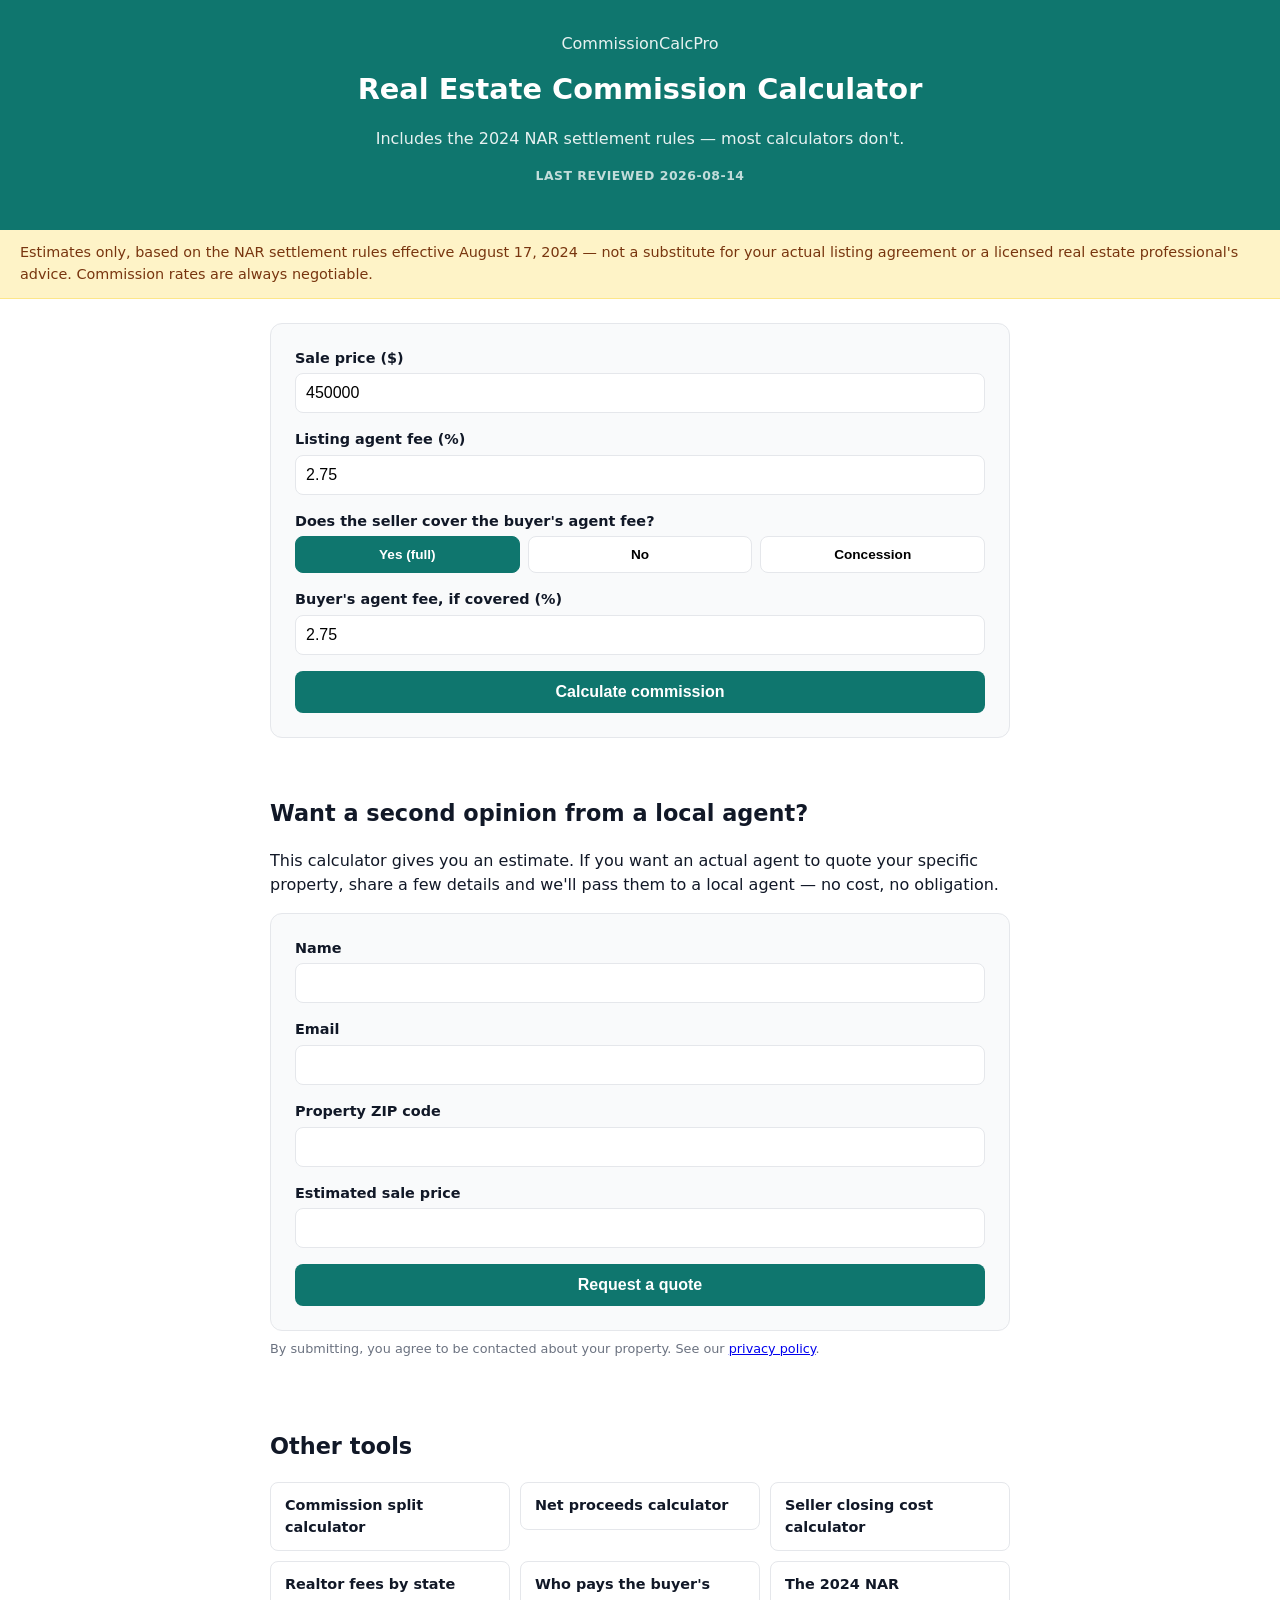
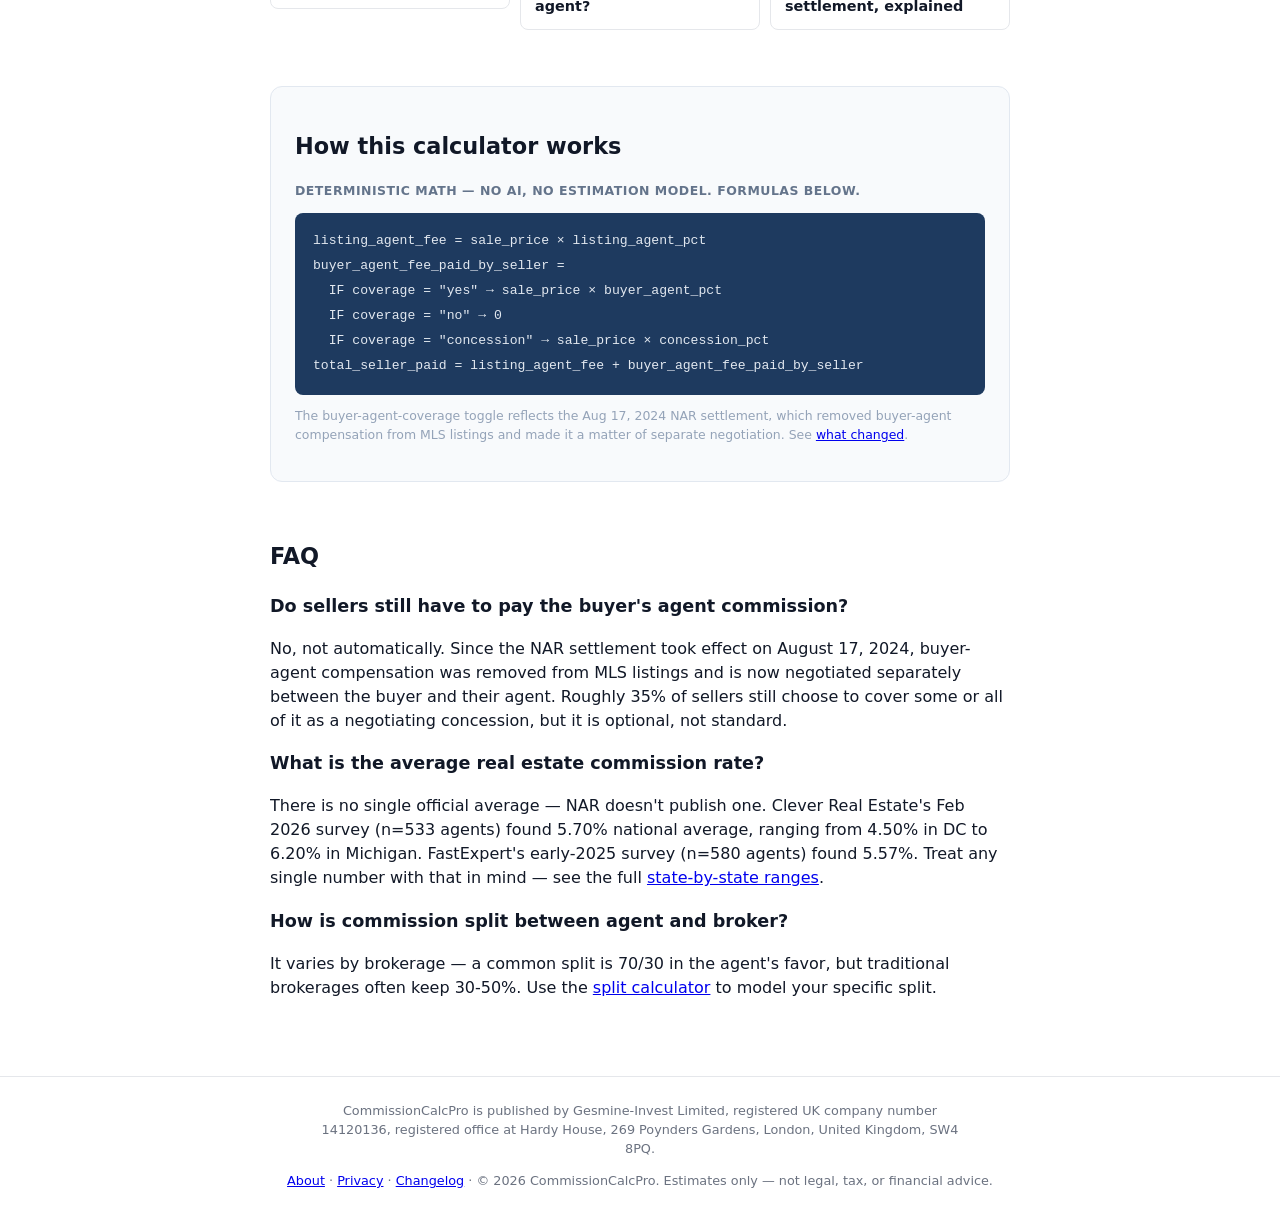
<file: index.html>
<!doctype html>
<html lang="en">
<head>
<meta charset="utf-8">
<meta name="viewport" content="width=device-width, initial-scale=1">
<title>Real Estate Commission Calculator — Includes the 2024 NAR Settlement Rules</title>
<meta name="description" content="Free real estate commission calculator that accounts for the 2024 NAR settlement — toggle whether the seller covers the buyer's agent fee. See your total, split, and net proceeds instantly.">
<meta name="keywords" content="real estate commission calculator, realtor fee calculator, commission split calculator, buyer agent commission, NAR settlement calculator">
<link rel="canonical" href="https://commissioncalcpro.com/">
<meta property="og:title" content="Real Estate Commission Calculator — 2024 NAR Settlement Rules Included">
<meta property="og:description" content="Most commission calculators still assume the old rules. This one accounts for the Aug 2024 NAR settlement — toggle whether the seller covers the buyer's agent.">
<meta property="og:type" content="website">
<meta property="og:url" content="https://commissioncalcpro.com/">
<meta name="twitter:card" content="summary_large_image">
<meta name="google-site-verification" content="Zy97BXFfloEJYL3fbclF9Rp-NLbyUuzG5FKGp2-DbgE" />
<link rel="icon" href="/favicon.svg" type="image/svg+xml">
<link rel="icon" href="/favicon.png" type="image/png">
<link rel="stylesheet" href="/assets/styles.css">
<script type="application/ld+json">
{
  "@context": "https://schema.org",
  "@graph": [
    {
      "@type": "WebApplication",
      "name": "Real Estate Commission Calculator",
      "description": "Calculates real estate commission, agent/broker split, and net seller proceeds, accounting for the 2024 NAR settlement rules on buyer-agent compensation.",
      "applicationCategory": "FinanceApplication",
      "operatingSystem": "Any",
      "offers": { "@type": "Offer", "price": "0", "priceCurrency": "USD" },
      "dateModified": "2026-08-14",
      "version": "2026-08-v1",
      "author": { "@type": "Organization", "name": "Gesmine-Invest Limited", "legalName": "Gesmine-Invest Limited", "url": "https://commissioncalcpro.com", "identifier": { "@type": "PropertyValue", "propertyID": "UK Company Number", "value": "14120136" }, "address": { "@type": "PostalAddress", "streetAddress": "Hardy House, 269 Poynders Gardens", "addressLocality": "London", "postalCode": "SW4 8PQ", "addressCountry": "GB" } },
      "publisher": { "@type": "Organization", "name": "Gesmine-Invest Limited", "legalName": "Gesmine-Invest Limited", "url": "https://commissioncalcpro.com", "identifier": { "@type": "PropertyValue", "propertyID": "UK Company Number", "value": "14120136" }, "address": { "@type": "PostalAddress", "streetAddress": "Hardy House, 269 Poynders Gardens", "addressLocality": "London", "postalCode": "SW4 8PQ", "addressCountry": "GB" } }
    },
    {
      "@type": "FAQPage",
      "mainEntity": [
        {
          "@type": "Question",
          "name": "Do sellers still have to pay the buyer's agent commission?",
          "acceptedAnswer": { "@type": "Answer", "text": "No, not automatically. Since the NAR settlement took effect on August 17, 2024, buyer-agent compensation was removed from MLS listings and is now negotiated separately between the buyer and their agent. Roughly 35% of sellers still choose to cover some or all of it as a negotiating concession, but it is optional, not standard." }
        },
        {
          "@type": "Question",
          "name": "What is the average real estate commission rate?",
          "acceptedAnswer": { "@type": "Answer", "text": "There is no single official average — NAR doesn't publish one. Referral-company surveys report different figures: Clever Real Estate's Feb 2026 survey (n=533 agents) found 5.70% national average, ranging from 4.50% in DC to 6.20% in Michigan. FastExpert's early-2025 survey (n=580 agents) found 5.57%. These surveys are run by companies with a commercial interest in commissions looking high, so treat any single number with that in mind." }
        },
        {
          "@type": "Question",
          "name": "How is real estate commission split between agent and broker?",
          "acceptedAnswer": { "@type": "Answer", "text": "It varies by brokerage. A common split is 70/30 — 70% of the commission to the agent, 30% to the brokerage — but traditional brokerages often keep 30-50%, leaving the agent 50-70%. Use the commission split calculator to model your specific split." }
        },
        {
          "@type": "Question",
          "name": "What changed with the 2024 NAR settlement?",
          "acceptedAnswer": { "@type": "Answer", "text": "Effective August 17, 2024, buyer-agent compensation offers were removed from MLS listings and data feeds entirely, and sellers are no longer automatically responsible for paying the buyer's agent on top of their own. Buyer-agent agreements are now required before touring homes, and that fee is negotiated directly between buyer and agent." }
        },
        {
          "@type": "Question",
          "name": "How much does it cost to sell a house in commission?",
          "acceptedAnswer": { "@type": "Answer", "text": "It depends entirely on your listing agreement and whether you cover any buyer-agent fee. A seller paying only their listing agent might pay 2.5-3% of the sale price; a seller covering both agents under the traditional model might pay 5-6%. Enter your numbers in the calculator above to see your exact figure." }
        },
        {
          "@type": "Question",
          "name": "Can I negotiate real estate commission?",
          "acceptedAnswer": { "@type": "Answer", "text": "Yes. Commission rates are always negotiable and were never fixed by law — the 2024 NAR settlement made this more explicit by removing the standard practice of pre-set buyer-agent compensation from MLS listings." }
        }
      ]
    },
    {
      "@type": "BreadcrumbList",
      "itemListElement": [
        { "@type": "ListItem", "position": 1, "name": "Home", "item": "https://commissioncalcpro.com/" }
      ]
    },
    {
      "@type": "Organization",
      "name": "Gesmine-Invest Limited",
      "legalName": "Gesmine-Invest Limited",
      "url": "https://commissioncalcpro.com/",
      "identifier": { "@type": "PropertyValue", "propertyID": "UK Company Number", "value": "14120136" },
      "address": { "@type": "PostalAddress", "streetAddress": "Hardy House, 269 Poynders Gardens", "addressLocality": "London", "postalCode": "SW4 8PQ", "addressCountry": "GB" }
    }
  ]
}
</script>
</head>
<body>
<header>
<a href="/">CommissionCalcPro</a>
<h1>Real Estate Commission Calculator</h1>
<p>Includes the 2024 NAR settlement rules — most calculators don't.</p>
<p class="reviewed-badge">Last reviewed 2026-08-14</p>
</header>
<div class="disclaimer-banner">Estimates only, based on the NAR settlement rules effective August 17, 2024 — not a substitute for your actual listing agreement or a licensed real estate professional's advice. Commission rates are always negotiable.</div>

<main>
<form id="calc-form">
  <label>Sale price ($)
    <input type="number" id="salePrice" value="450000" min="0" step="1000">
  </label>
  <label>Listing agent fee (%)
    <input type="number" id="listingAgentPct" value="2.75" min="0" max="10" step="0.05">
  </label>
  <label>Does the seller cover the buyer's agent fee?
    <div class="toggle-group" id="coverageToggle">
      <button type="button" data-val="yes" class="active">Yes (full)</button>
      <button type="button" data-val="no">No</button>
      <button type="button" data-val="concession">Concession</button>
    </div>
  </label>
  <label>Buyer's agent fee, if covered (%)
    <input type="number" id="buyerAgentPct" value="2.75" min="0" max="10" step="0.05">
  </label>
  <label class="concession-input" id="concessionRow">Concession amount (%)
    <input type="number" id="concessionPct" value="1.5" min="0" max="10" step="0.05">
  </label>
  <button type="submit" class="submit-btn">Calculate commission</button>
</form>

<div id="results-block">
  <div class="result-amount" id="r-total">$0</div>
  <div class="result-row"><span>Listing agent fee</span><span id="r-listing">$0</span></div>
  <div class="result-row"><span>Buyer's agent fee (seller-paid)</span><span id="r-buyer">$0</span></div>
  <div class="result-row"><span>Effective commission rate</span><span id="r-pct">0%</span></div>
  <p id="r-note" class="privacy-note"></p>
  <a href="#leadgen" class="cta-leadgen">Get a free quote from a local agent<small>No obligation. We don't sell your info to third parties without your consent.</small></a>
</div>

<section id="leadgen">
<h2>Want a second opinion from a local agent?</h2>
<p>This calculator gives you an estimate. If you want an actual agent to quote your specific property, share a few details and we'll pass them to a local agent — no cost, no obligation.</p>
<form id="lead-form">
  <label>Name <input type="text" name="name" required></label>
  <label>Email <input type="email" name="email" required></label>
  <label>Property ZIP code <input type="text" name="zip" required></label>
  <label>Estimated sale price <input type="text" name="price"></label>
  <button type="submit" class="submit-btn">Request a quote</button>
</form>
<p class="privacy-note">By submitting, you agree to be contacted about your property. See our <a href="/privacy/">privacy policy</a>.</p>
</section>

<section>
<h2>Other tools</h2>
<ul class="tool-links">
  <li><a href="/commission-split-calculator/">Commission split calculator</a></li>
  <li><a href="/net-proceeds-calculator/">Net proceeds calculator</a></li>
  <li><a href="/seller-closing-cost-calculator/">Seller closing cost calculator</a></li>
  <li><a href="/realtor-fees-by-state/">Realtor fees by state</a></li>
  <li><a href="/buyer-agent-commission/">Who pays the buyer's agent?</a></li>
  <li><a href="/nar-settlement-explained/">The 2024 NAR settlement, explained</a></li>
</ul>
</section>

<section class="formula-section">
<h2>How this calculator works</h2>
<p class="source-line">Deterministic math — no AI, no estimation model. Formulas below.</p>
<div class="formula-code">
listing_agent_fee = sale_price × listing_agent_pct<br>
buyer_agent_fee_paid_by_seller = <br>
&nbsp;&nbsp;IF coverage = "yes" → sale_price × buyer_agent_pct<br>
&nbsp;&nbsp;IF coverage = "no" → 0<br>
&nbsp;&nbsp;IF coverage = "concession" → sale_price × concession_pct<br>
total_seller_paid = listing_agent_fee + buyer_agent_fee_paid_by_seller
</div>
<p class="formula-footnote">The buyer-agent-coverage toggle reflects the Aug 17, 2024 NAR settlement, which removed buyer-agent compensation from MLS listings and made it a matter of separate negotiation. See <a href="/nar-settlement-explained/">what changed</a>.</p>
</section>

<section>
<h2>FAQ</h2>
<h3>Do sellers still have to pay the buyer's agent commission?</h3>
<p>No, not automatically. Since the NAR settlement took effect on August 17, 2024, buyer-agent compensation was removed from MLS listings and is now negotiated separately between the buyer and their agent. Roughly 35% of sellers still choose to cover some or all of it as a negotiating concession, but it is optional, not standard.</p>
<h3>What is the average real estate commission rate?</h3>
<p>There is no single official average — NAR doesn't publish one. Clever Real Estate's Feb 2026 survey (n=533 agents) found 5.70% national average, ranging from 4.50% in DC to 6.20% in Michigan. FastExpert's early-2025 survey (n=580 agents) found 5.57%. Treat any single number with that in mind — see the full <a href="/realtor-fees-by-state/">state-by-state ranges</a>.</p>
<h3>How is commission split between agent and broker?</h3>
<p>It varies by brokerage — a common split is 70/30 in the agent's favor, but traditional brokerages often keep 30-50%. Use the <a href="/commission-split-calculator/">split calculator</a> to model your specific split.</p>
</section>
</main>

<footer>
<p>CommissionCalcPro is published by Gesmine-Invest Limited, registered UK company number 14120136, registered office at Hardy House, 269 Poynders Gardens, London, United Kingdom, SW4 8PQ.</p>
<p><a href="/about/">About</a> · <a href="/privacy/">Privacy</a> · <a href="/changelog/">Changelog</a> · &copy; 2026 CommissionCalcPro. Estimates only — not legal, tax, or financial advice.</p>
</footer>

<script src="/assets/calc-engine.js"></script>
<script>
let coverage = 'yes';
const toggleBtns = document.querySelectorAll('#coverageToggle button');
const concessionRow = document.getElementById('concessionRow');
toggleBtns.forEach(btn => {
  btn.addEventListener('click', () => {
    toggleBtns.forEach(b => b.classList.remove('active'));
    btn.classList.add('active');
    coverage = btn.dataset.val;
    concessionRow.classList.toggle('visible', coverage === 'concession');
  });
});

document.getElementById('calc-form').addEventListener('submit', (e) => {
  e.preventDefault();
  const salePrice = document.getElementById('salePrice').value;
  const listingAgentPct = document.getElementById('listingAgentPct').value;
  const buyerAgentPct = document.getElementById('buyerAgentPct').value;
  const concessionPct = document.getElementById('concessionPct').value;

  const r = calcCommission({ salePrice, listingAgentPct, buyerAgentCoverage: coverage, buyerAgentPct, concessionPct });

  document.getElementById('r-total').textContent = fmtUSD(r.totalSellerPaid);
  document.getElementById('r-listing').textContent = fmtUSD(r.listingAgentFee);
  document.getElementById('r-buyer').textContent = fmtUSD(r.buyerAgentFeePaidBySeller);
  document.getElementById('r-pct').textContent = fmtPct(r.effectivePct);
  document.getElementById('r-note').textContent = r.coverageNote;
  document.getElementById('results-block').classList.add('visible');
});

document.getElementById('lead-form').addEventListener('submit', (e) => {
  e.preventDefault();
  alert('Thanks — this form is a placeholder. Wire it to a real submission endpoint (Web3Forms/Formspree/etc) before launch.');
});
</script>
</body>
</html>
</file>
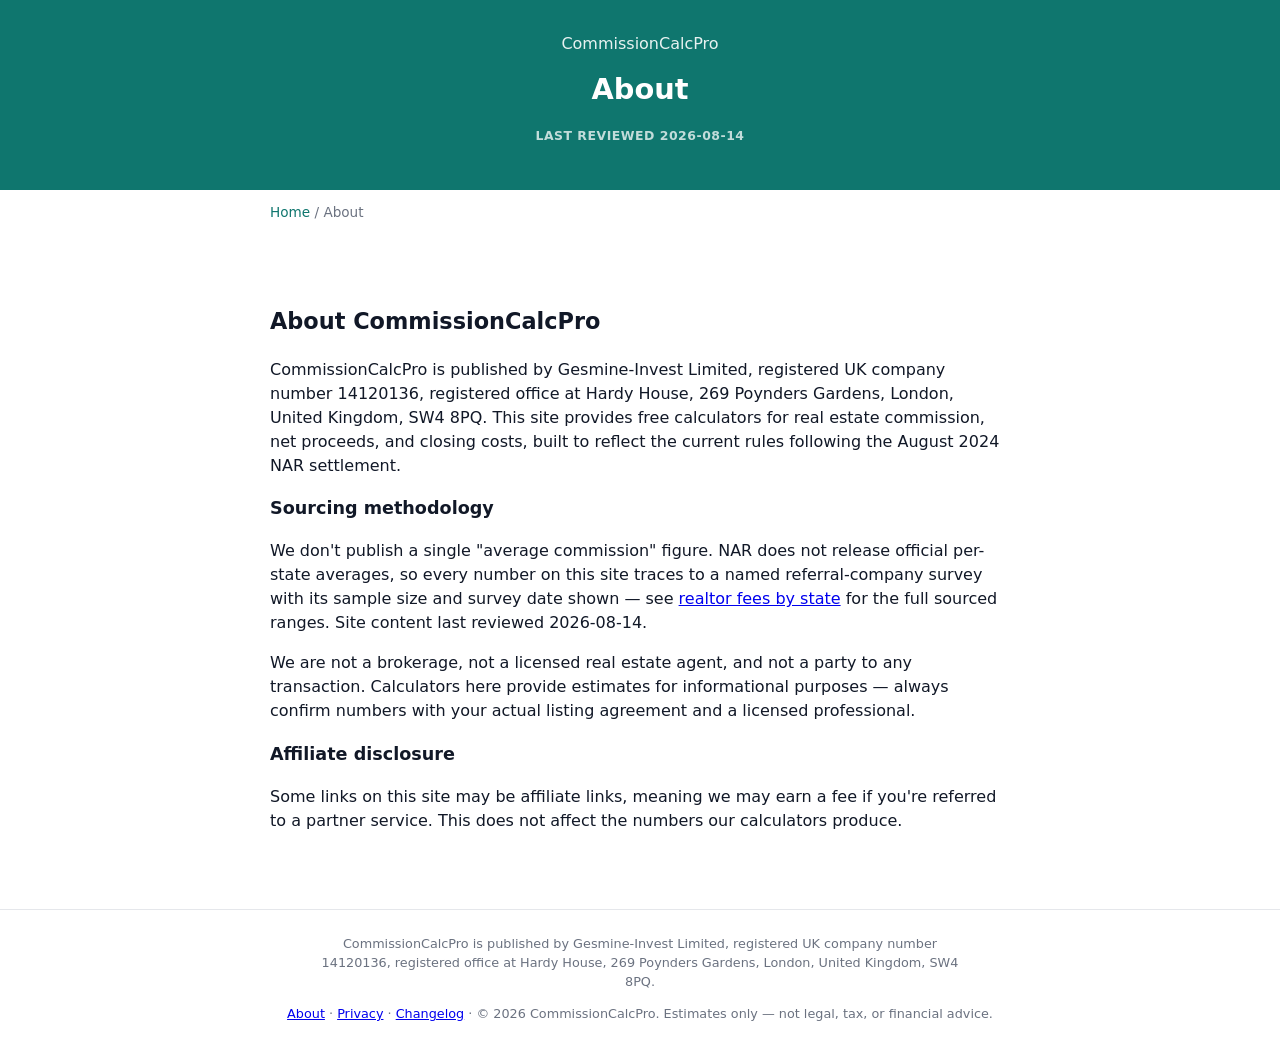
<file: about/index.html>
<!doctype html>
<html lang="en">
<head>
<meta charset="utf-8">
<meta name="viewport" content="width=device-width, initial-scale=1">
<title>About CommissionCalcPro</title>
<meta name="description" content="Who publishes CommissionCalcPro and how our calculators work.">
<link rel="canonical" href="https://commissioncalcpro.com/about/">
<meta property="og:title" content="About CommissionCalcPro">
<meta property="og:description" content="Who publishes CommissionCalcPro and how our calculators work.">
<meta property="og:type" content="website">
<meta property="og:url" content="https://commissioncalcpro.com/about/">
<meta name="twitter:card" content="summary_large_image">
<meta name="google-site-verification" content="Zy97BXFfloEJYL3fbclF9Rp-NLbyUuzG5FKGp2-DbgE" />
<link rel="icon" href="/favicon.svg" type="image/svg+xml">
<link rel="icon" href="/favicon.png" type="image/png">
<link rel="stylesheet" href="/assets/styles.css">
<script type="application/ld+json">{"@context":"https://schema.org","@graph":[{"@type":"Organization","name":"Gesmine-Invest Limited","legalName":"Gesmine-Invest Limited","url":"https://commissioncalcpro.com","identifier":{"@type":"PropertyValue","propertyID":"UK Company Number","value":"14120136"},"address":{"@type":"PostalAddress","streetAddress":"Hardy House, 269 Poynders Gardens","addressLocality":"London","postalCode":"SW4 8PQ","addressCountry":"GB"}}]}</script>
</head>
<body>
<header>
<a href="/">CommissionCalcPro</a>
<h1>About</h1>
<p></p>
<p class="reviewed-badge">Last reviewed 2026-08-14</p>
</header>
<nav class="crumbs"><a href="/">Home</a> / About</nav>
<main>

<section>
<h2>About CommissionCalcPro</h2>
<p>CommissionCalcPro is published by Gesmine-Invest Limited, registered UK company number 14120136, registered office at Hardy House, 269 Poynders Gardens, London, United Kingdom, SW4 8PQ. This site provides free calculators for real estate commission, net proceeds, and closing costs, built to reflect the current rules following the August 2024 NAR settlement.</p>
<h3>Sourcing methodology</h3>
<p>We don't publish a single "average commission" figure. NAR does not release official per-state averages, so every number on this site traces to a named referral-company survey with its sample size and survey date shown — see <a href="/realtor-fees-by-state/">realtor fees by state</a> for the full sourced ranges. Site content last reviewed 2026-08-14.</p>
<p>We are not a brokerage, not a licensed real estate agent, and not a party to any transaction. Calculators here provide estimates for informational purposes — always confirm numbers with your actual listing agreement and a licensed professional.</p>
<h3>Affiliate disclosure</h3>
<p>Some links on this site may be affiliate links, meaning we may earn a fee if you're referred to a partner service. This does not affect the numbers our calculators produce.</p>
</section>
</main>
<footer>
<p>CommissionCalcPro is published by Gesmine-Invest Limited, registered UK company number 14120136, registered office at Hardy House, 269 Poynders Gardens, London, United Kingdom, SW4 8PQ.</p>
<p><a href="/about/">About</a> · <a href="/privacy/">Privacy</a> · <a href="/changelog/">Changelog</a> · &copy; 2026 CommissionCalcPro. Estimates only — not legal, tax, or financial advice.</p>
</footer>
<script src="/assets/calc-engine.js"></script>
</body>
</html>
</file>
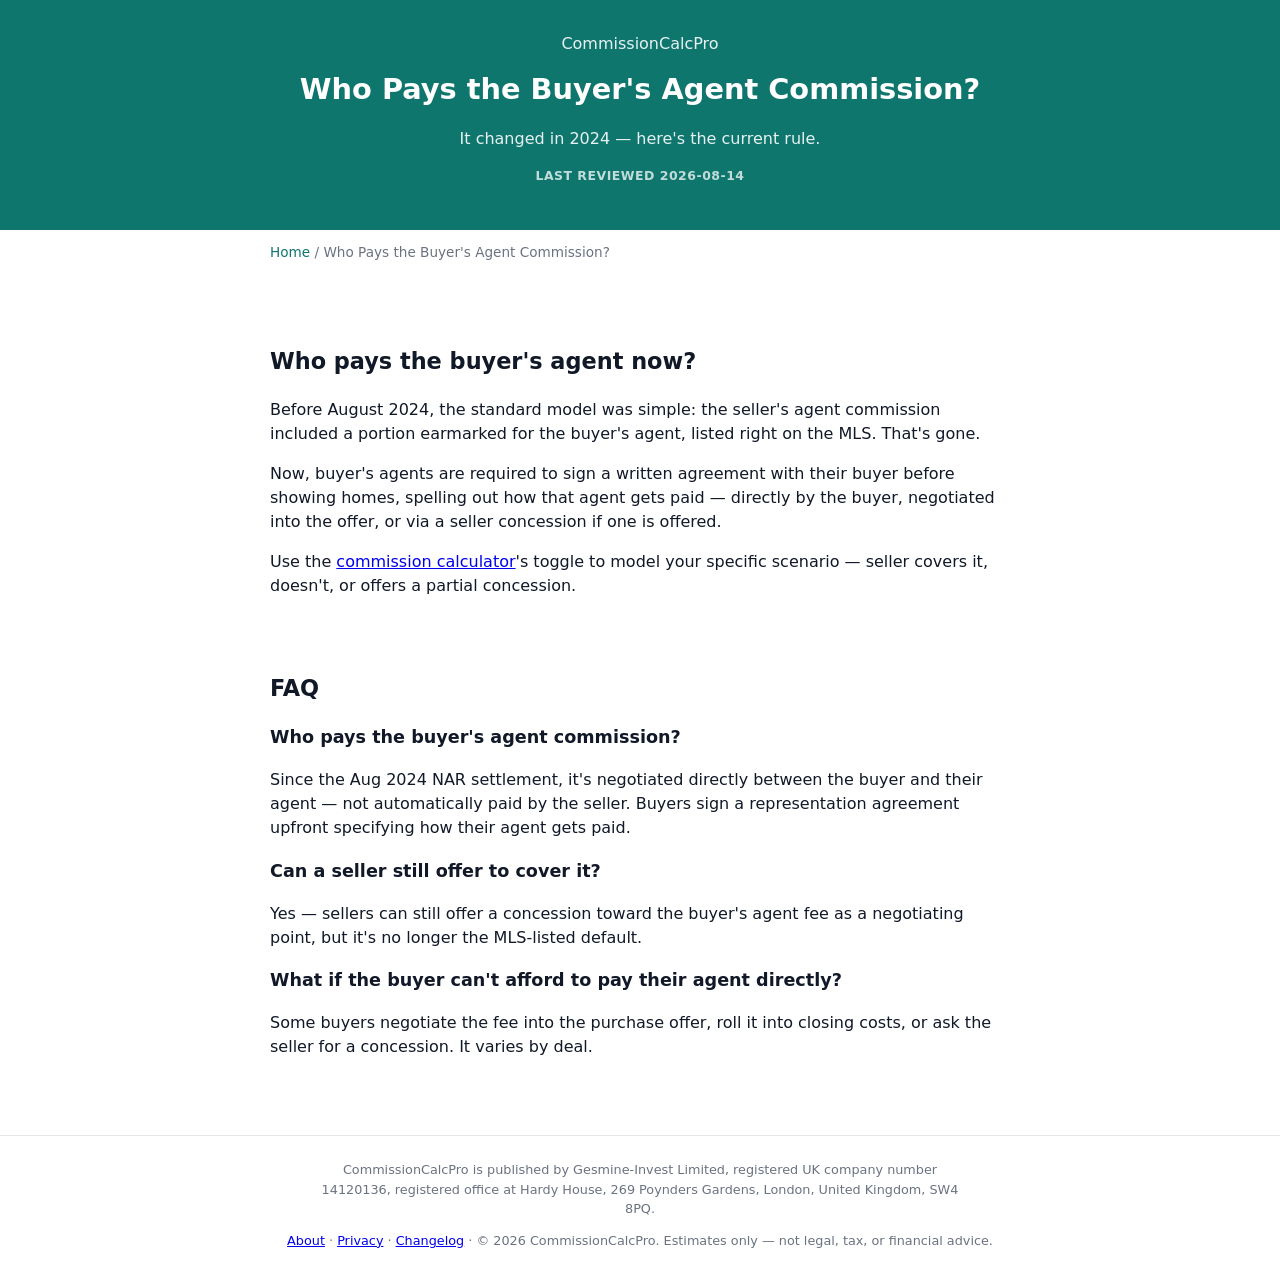
<file: buyer-agent-commission/index.html>
<!doctype html>
<html lang="en">
<head>
<meta charset="utf-8">
<meta name="viewport" content="width=device-width, initial-scale=1">
<title>Who Pays the Buyer's Agent Commission? (2024 Rules)</title>
<meta name="description" content="Since the 2024 NAR settlement, buyer-agent commission is negotiated separately, not automatically paid by the seller. Here's how it works now.">
<link rel="canonical" href="https://commissioncalcpro.com/buyer-agent-commission/">
<meta property="og:title" content="Who Pays the Buyer's Agent Commission? (2024 Rules)">
<meta property="og:description" content="Since the 2024 NAR settlement, buyer-agent commission is negotiated separately, not automatically paid by the seller. Here's how it works now.">
<meta property="og:type" content="website">
<meta property="og:url" content="https://commissioncalcpro.com/buyer-agent-commission/">
<meta name="twitter:card" content="summary_large_image">
<meta name="google-site-verification" content="Zy97BXFfloEJYL3fbclF9Rp-NLbyUuzG5FKGp2-DbgE" />
<link rel="icon" href="/favicon.svg" type="image/svg+xml">
<link rel="icon" href="/favicon.png" type="image/png">
<link rel="stylesheet" href="/assets/styles.css">
<script type="application/ld+json">{"@context":"https://schema.org","@graph":[{"@type":"FAQPage","mainEntity":[{"@type":"Question","name":"Who pays the buyer's agent commission?","acceptedAnswer":{"@type":"Answer","text":"Since the Aug 2024 NAR settlement, it's negotiated directly between the buyer and their agent — not automatically paid by the seller. Buyers sign a representation agreement upfront specifying how their agent gets paid."}},{"@type":"Question","name":"Can a seller still offer to cover it?","acceptedAnswer":{"@type":"Answer","text":"Yes — sellers can still offer a concession toward the buyer's agent fee as a negotiating point, but it's no longer the MLS-listed default."}},{"@type":"Question","name":"What if the buyer can't afford to pay their agent directly?","acceptedAnswer":{"@type":"Answer","text":"Some buyers negotiate the fee into the purchase offer, roll it into closing costs, or ask the seller for a concession. It varies by deal."}}]},{"@type":"BreadcrumbList","itemListElement":[{"@type":"ListItem","position":1,"name":"Home","item":"https://commissioncalcpro.com/"},{"@type":"ListItem","position":2,"name":"Buyer Agent Commission","item":"https://commissioncalcpro.com/buyer-agent-commission/"}]},{"@type":"Organization","name":"Gesmine-Invest Limited","legalName":"Gesmine-Invest Limited","url":"https://commissioncalcpro.com","identifier":{"@type":"PropertyValue","propertyID":"UK Company Number","value":"14120136"},"address":{"@type":"PostalAddress","streetAddress":"Hardy House, 269 Poynders Gardens","addressLocality":"London","postalCode":"SW4 8PQ","addressCountry":"GB"}}]}</script>
</head>
<body>
<header>
<a href="/">CommissionCalcPro</a>
<h1>Who Pays the Buyer's Agent Commission?</h1>
<p>It changed in 2024 — here's the current rule.</p>
<p class="reviewed-badge">Last reviewed 2026-08-14</p>
</header>
<nav class="crumbs"><a href="/">Home</a> / Who Pays the Buyer's Agent Commission?</nav>
<main>

<section>
<h2>Who pays the buyer's agent now?</h2>
<p>Before August 2024, the standard model was simple: the seller's agent commission included a portion earmarked for the buyer's agent, listed right on the MLS. That's gone.</p>
<p>Now, buyer's agents are required to sign a written agreement with their buyer before showing homes, spelling out how that agent gets paid — directly by the buyer, negotiated into the offer, or via a seller concession if one is offered.</p>
<p>Use the <a href="/">commission calculator</a>'s toggle to model your specific scenario — seller covers it, doesn't, or offers a partial concession.</p>
</section>
<section>
<h2>FAQ</h2>
<h3>Who pays the buyer's agent commission?</h3><p>Since the Aug 2024 NAR settlement, it's negotiated directly between the buyer and their agent — not automatically paid by the seller. Buyers sign a representation agreement upfront specifying how their agent gets paid.</p>
<h3>Can a seller still offer to cover it?</h3><p>Yes — sellers can still offer a concession toward the buyer's agent fee as a negotiating point, but it's no longer the MLS-listed default.</p>
<h3>What if the buyer can't afford to pay their agent directly?</h3><p>Some buyers negotiate the fee into the purchase offer, roll it into closing costs, or ask the seller for a concession. It varies by deal.</p>
</section>
</main>
<footer>
<p>CommissionCalcPro is published by Gesmine-Invest Limited, registered UK company number 14120136, registered office at Hardy House, 269 Poynders Gardens, London, United Kingdom, SW4 8PQ.</p>
<p><a href="/about/">About</a> · <a href="/privacy/">Privacy</a> · <a href="/changelog/">Changelog</a> · &copy; 2026 CommissionCalcPro. Estimates only — not legal, tax, or financial advice.</p>
</footer>
<script src="/assets/calc-engine.js"></script>
</body>
</html>
</file>
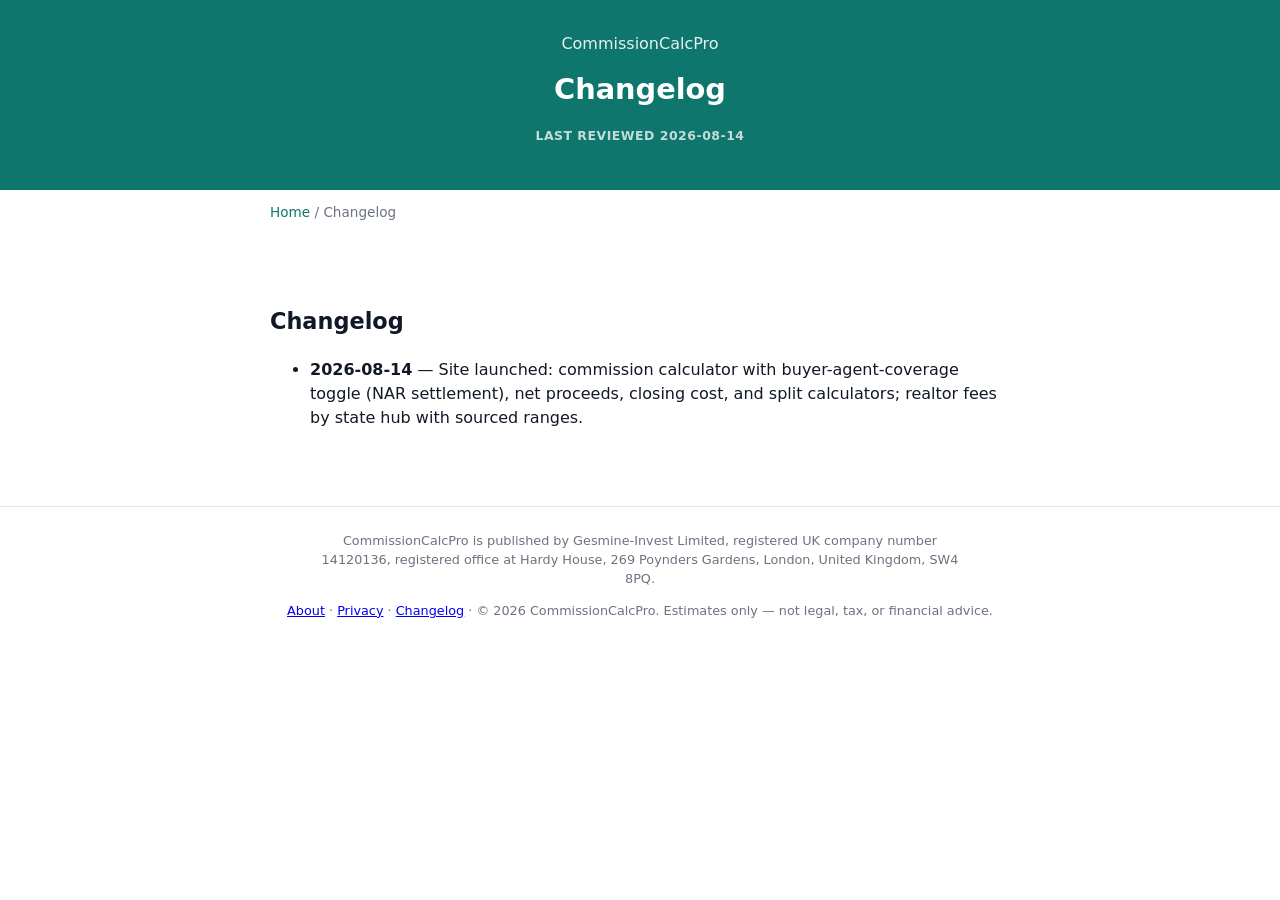
<file: changelog/index.html>
<!doctype html>
<html lang="en">
<head>
<meta charset="utf-8">
<meta name="viewport" content="width=device-width, initial-scale=1">
<title>Changelog — CommissionCalcPro</title>
<meta name="description" content="What changed on CommissionCalcPro and when.">
<link rel="canonical" href="https://commissioncalcpro.com/changelog/">
<meta property="og:title" content="Changelog — CommissionCalcPro">
<meta property="og:description" content="What changed on CommissionCalcPro and when.">
<meta property="og:type" content="website">
<meta property="og:url" content="https://commissioncalcpro.com/changelog/">
<meta name="twitter:card" content="summary_large_image">
<meta name="google-site-verification" content="Zy97BXFfloEJYL3fbclF9Rp-NLbyUuzG5FKGp2-DbgE" />
<link rel="icon" href="/favicon.svg" type="image/svg+xml">
<link rel="icon" href="/favicon.png" type="image/png">
<link rel="stylesheet" href="/assets/styles.css">
<script type="application/ld+json">{"@context":"https://schema.org","@graph":[{"@type":"Organization","name":"Gesmine-Invest Limited","legalName":"Gesmine-Invest Limited","url":"https://commissioncalcpro.com","identifier":{"@type":"PropertyValue","propertyID":"UK Company Number","value":"14120136"},"address":{"@type":"PostalAddress","streetAddress":"Hardy House, 269 Poynders Gardens","addressLocality":"London","postalCode":"SW4 8PQ","addressCountry":"GB"}}]}</script>
</head>
<body>
<header>
<a href="/">CommissionCalcPro</a>
<h1>Changelog</h1>
<p></p>
<p class="reviewed-badge">Last reviewed 2026-08-14</p>
</header>
<nav class="crumbs"><a href="/">Home</a> / Changelog</nav>
<main>

<section>
<h2>Changelog</h2>
<ul>
<li><strong>2026-08-14</strong> — Site launched: commission calculator with buyer-agent-coverage toggle (NAR settlement), net proceeds, closing cost, and split calculators; realtor fees by state hub with sourced ranges.</li>
</ul>
</section>
</main>
<footer>
<p>CommissionCalcPro is published by Gesmine-Invest Limited, registered UK company number 14120136, registered office at Hardy House, 269 Poynders Gardens, London, United Kingdom, SW4 8PQ.</p>
<p><a href="/about/">About</a> · <a href="/privacy/">Privacy</a> · <a href="/changelog/">Changelog</a> · &copy; 2026 CommissionCalcPro. Estimates only — not legal, tax, or financial advice.</p>
</footer>
<script src="/assets/calc-engine.js"></script>
</body>
</html>
</file>
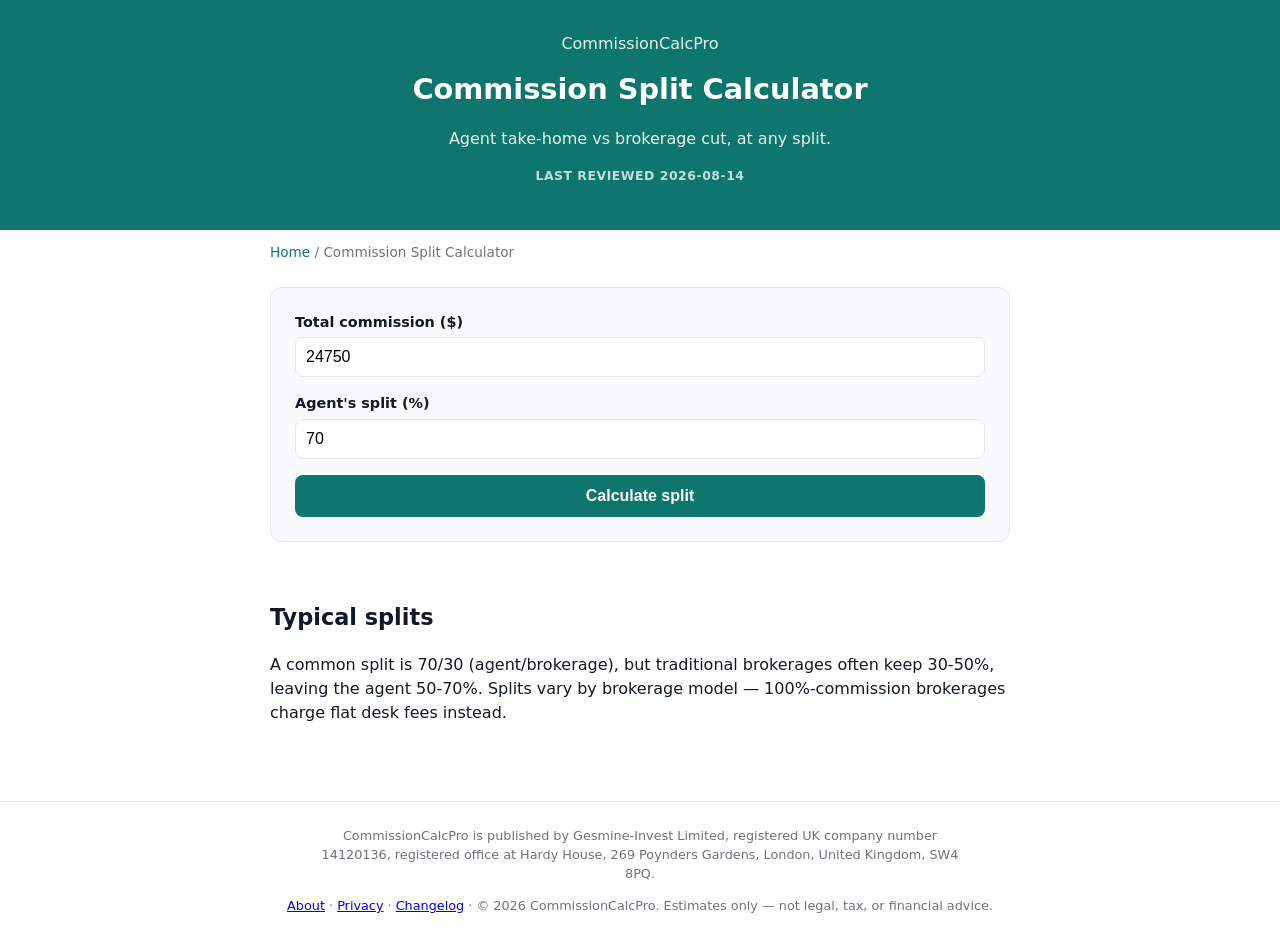
<file: commission-split-calculator/index.html>
<!doctype html>
<html lang="en">
<head>
<meta charset="utf-8">
<meta name="viewport" content="width=device-width, initial-scale=1">
<title>Real Estate Commission Split Calculator — Agent vs Brokerage</title>
<meta name="description" content="Calculate how much of the commission goes to the agent vs the brokerage under any split percentage.">
<link rel="canonical" href="https://commissioncalcpro.com/commission-split-calculator/">
<meta property="og:title" content="Real Estate Commission Split Calculator — Agent vs Brokerage">
<meta property="og:description" content="Calculate how much of the commission goes to the agent vs the brokerage under any split percentage.">
<meta property="og:type" content="website">
<meta property="og:url" content="https://commissioncalcpro.com/commission-split-calculator/">
<meta name="twitter:card" content="summary_large_image">
<meta name="google-site-verification" content="Zy97BXFfloEJYL3fbclF9Rp-NLbyUuzG5FKGp2-DbgE" />
<link rel="icon" href="/favicon.svg" type="image/svg+xml">
<link rel="icon" href="/favicon.png" type="image/png">
<link rel="stylesheet" href="/assets/styles.css">
<script type="application/ld+json">{"@context":"https://schema.org","@graph":[{"@type":"WebApplication","applicationCategory":"FinanceApplication","operatingSystem":"Any","offers":{"@type":"Offer","price":"0","priceCurrency":"USD"},"dateModified":"2026-08-14","author":{"@type":"Organization","name":"Gesmine-Invest Limited","legalName":"Gesmine-Invest Limited","url":"https://commissioncalcpro.com","identifier":{"@type":"PropertyValue","propertyID":"UK Company Number","value":"14120136"},"address":{"@type":"PostalAddress","streetAddress":"Hardy House, 269 Poynders Gardens","addressLocality":"London","postalCode":"SW4 8PQ","addressCountry":"GB"}},"publisher":{"@type":"Organization","name":"Gesmine-Invest Limited","legalName":"Gesmine-Invest Limited","url":"https://commissioncalcpro.com","identifier":{"@type":"PropertyValue","propertyID":"UK Company Number","value":"14120136"},"address":{"@type":"PostalAddress","streetAddress":"Hardy House, 269 Poynders Gardens","addressLocality":"London","postalCode":"SW4 8PQ","addressCountry":"GB"}},"version":"2026-08-v1","name":"Commission Split Calculator"},{"@type":"BreadcrumbList","itemListElement":[{"@type":"ListItem","position":1,"name":"Home","item":"https://commissioncalcpro.com/"},{"@type":"ListItem","position":2,"name":"Commission Split Calculator","item":"https://commissioncalcpro.com/commission-split-calculator/"}]},{"@type":"Organization","name":"Gesmine-Invest Limited","legalName":"Gesmine-Invest Limited","url":"https://commissioncalcpro.com","identifier":{"@type":"PropertyValue","propertyID":"UK Company Number","value":"14120136"},"address":{"@type":"PostalAddress","streetAddress":"Hardy House, 269 Poynders Gardens","addressLocality":"London","postalCode":"SW4 8PQ","addressCountry":"GB"}}]}</script>
</head>
<body>
<header>
<a href="/">CommissionCalcPro</a>
<h1>Commission Split Calculator</h1>
<p>Agent take-home vs brokerage cut, at any split.</p>
<p class="reviewed-badge">Last reviewed 2026-08-14</p>
</header>
<nav class="crumbs"><a href="/">Home</a> / Commission Split Calculator</nav>
<main>

<form id="calc-form">
  <label>Total commission ($) <input type="number" id="commissionAmount" value="24750" min="0" step="100"></label>
  <label>Agent's split (%) <input type="number" id="agentSplitPct" value="70" min="0" max="100" step="1"></label>
  <button type="submit" class="submit-btn">Calculate split</button>
</form>
<div id="results-block">
  <div class="result-row"><span>Agent take-home</span><span id="r-agent">$0</span></div>
  <div class="result-row"><span>Brokerage keeps</span><span id="r-broker">$0</span></div>
</div>
<section>
<h2>Typical splits</h2>
<p>A common split is 70/30 (agent/brokerage), but traditional brokerages often keep 30-50%, leaving the agent 50-70%. Splits vary by brokerage model — 100%-commission brokerages charge flat desk fees instead.</p>
</section>
<script>
document.getElementById('calc-form').addEventListener('submit', (e) => {
  e.preventDefault();
  const r = calcSplit({
    commissionAmount: document.getElementById('commissionAmount').value,
    agentSplitPct: document.getElementById('agentSplitPct').value
  });
  document.getElementById('r-agent').textContent = fmtUSD(r.agentTakeHome);
  document.getElementById('r-broker').textContent = fmtUSD(r.brokerageKeeps);
  document.getElementById('results-block').classList.add('visible');
});
</script>
</main>
<footer>
<p>CommissionCalcPro is published by Gesmine-Invest Limited, registered UK company number 14120136, registered office at Hardy House, 269 Poynders Gardens, London, United Kingdom, SW4 8PQ.</p>
<p><a href="/about/">About</a> · <a href="/privacy/">Privacy</a> · <a href="/changelog/">Changelog</a> · &copy; 2026 CommissionCalcPro. Estimates only — not legal, tax, or financial advice.</p>
</footer>
<script src="/assets/calc-engine.js"></script>
</body>
</html>
</file>
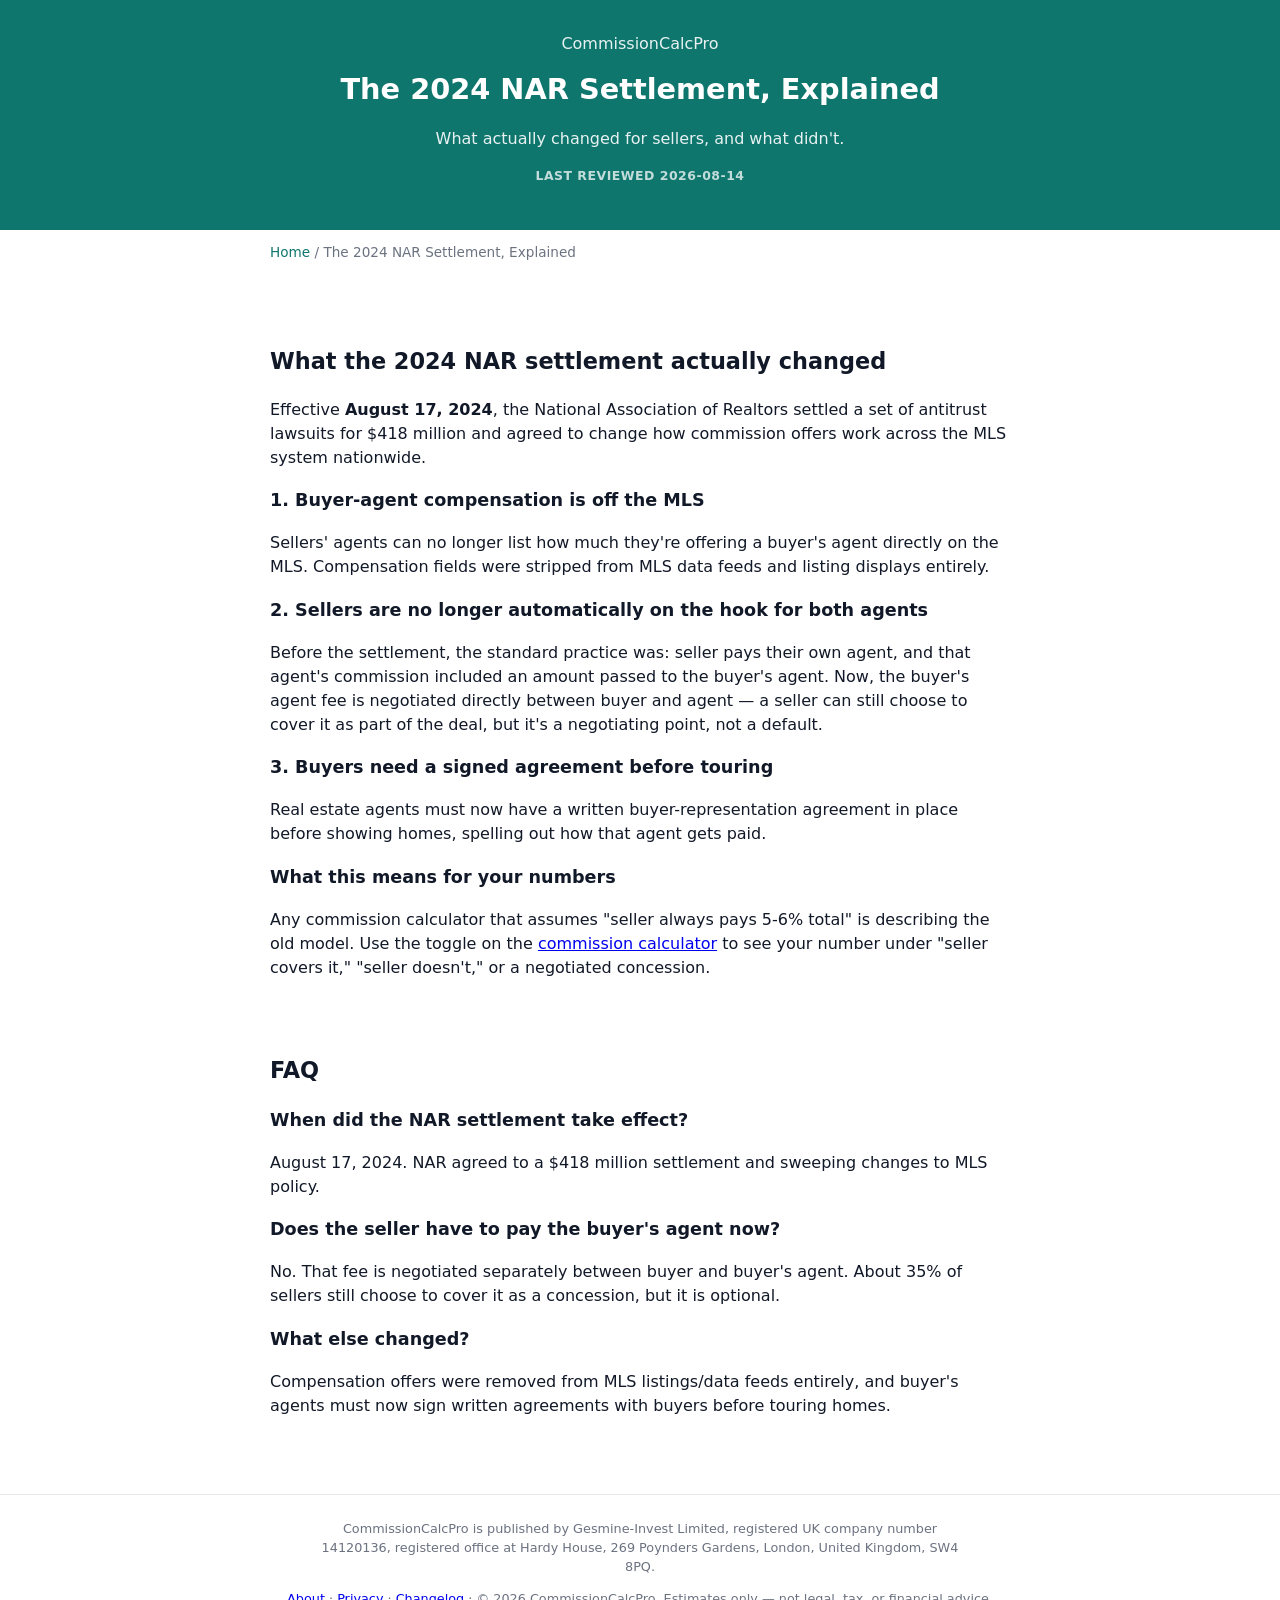
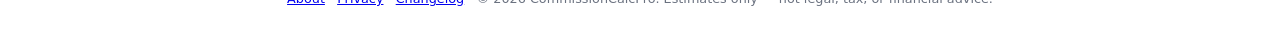
<file: nar-settlement-explained/index.html>
<!doctype html>
<html lang="en">
<head>
<meta charset="utf-8">
<meta name="viewport" content="width=device-width, initial-scale=1">
<title>The 2024 NAR Settlement Explained — What Sellers Actually Owe Now</title>
<meta name="description" content="What changed on August 17, 2024: buyer-agent commission is off the MLS and no longer automatically paid by the seller. Here's what it means for your sale.">
<link rel="canonical" href="https://commissioncalcpro.com/nar-settlement-explained/">
<meta property="og:title" content="The 2024 NAR Settlement Explained — What Sellers Actually Owe Now">
<meta property="og:description" content="What changed on August 17, 2024: buyer-agent commission is off the MLS and no longer automatically paid by the seller. Here's what it means for your sale.">
<meta property="og:type" content="website">
<meta property="og:url" content="https://commissioncalcpro.com/nar-settlement-explained/">
<meta name="twitter:card" content="summary_large_image">
<meta name="google-site-verification" content="Zy97BXFfloEJYL3fbclF9Rp-NLbyUuzG5FKGp2-DbgE" />
<link rel="icon" href="/favicon.svg" type="image/svg+xml">
<link rel="icon" href="/favicon.png" type="image/png">
<link rel="stylesheet" href="/assets/styles.css">
<script type="application/ld+json">{"@context":"https://schema.org","@graph":[{"@type":"Article","headline":"The 2024 NAR Settlement, Explained","datePublished":"2026-08-14","dateModified":"2026-08-14","author":{"@type":"Organization","name":"Gesmine-Invest Limited","legalName":"Gesmine-Invest Limited","url":"https://commissioncalcpro.com","identifier":{"@type":"PropertyValue","propertyID":"UK Company Number","value":"14120136"},"address":{"@type":"PostalAddress","streetAddress":"Hardy House, 269 Poynders Gardens","addressLocality":"London","postalCode":"SW4 8PQ","addressCountry":"GB"}},"publisher":{"@type":"Organization","name":"Gesmine-Invest Limited","legalName":"Gesmine-Invest Limited","url":"https://commissioncalcpro.com","identifier":{"@type":"PropertyValue","propertyID":"UK Company Number","value":"14120136"},"address":{"@type":"PostalAddress","streetAddress":"Hardy House, 269 Poynders Gardens","addressLocality":"London","postalCode":"SW4 8PQ","addressCountry":"GB"}}},{"@type":"FAQPage","mainEntity":[{"@type":"Question","name":"When did the NAR settlement take effect?","acceptedAnswer":{"@type":"Answer","text":"August 17, 2024. NAR agreed to a $418 million settlement and sweeping changes to MLS policy."}},{"@type":"Question","name":"Does the seller have to pay the buyer's agent now?","acceptedAnswer":{"@type":"Answer","text":"No. That fee is negotiated separately between buyer and buyer's agent. About 35% of sellers still choose to cover it as a concession, but it is optional."}},{"@type":"Question","name":"What else changed?","acceptedAnswer":{"@type":"Answer","text":"Compensation offers were removed from MLS listings/data feeds entirely, and buyer's agents must now sign written agreements with buyers before touring homes."}}]},{"@type":"BreadcrumbList","itemListElement":[{"@type":"ListItem","position":1,"name":"Home","item":"https://commissioncalcpro.com/"},{"@type":"ListItem","position":2,"name":"NAR Settlement Explained","item":"https://commissioncalcpro.com/nar-settlement-explained/"}]},{"@type":"Organization","name":"Gesmine-Invest Limited","legalName":"Gesmine-Invest Limited","url":"https://commissioncalcpro.com","identifier":{"@type":"PropertyValue","propertyID":"UK Company Number","value":"14120136"},"address":{"@type":"PostalAddress","streetAddress":"Hardy House, 269 Poynders Gardens","addressLocality":"London","postalCode":"SW4 8PQ","addressCountry":"GB"}}]}</script>
</head>
<body>
<header>
<a href="/">CommissionCalcPro</a>
<h1>The 2024 NAR Settlement, Explained</h1>
<p>What actually changed for sellers, and what didn't.</p>
<p class="reviewed-badge">Last reviewed 2026-08-14</p>
</header>
<nav class="crumbs"><a href="/">Home</a> / The 2024 NAR Settlement, Explained</nav>
<main>

<section>
<h2>What the 2024 NAR settlement actually changed</h2>
<p>Effective <strong>August 17, 2024</strong>, the National Association of Realtors settled a set of antitrust lawsuits for $418 million and agreed to change how commission offers work across the MLS system nationwide.</p>
<h3>1. Buyer-agent compensation is off the MLS</h3>
<p>Sellers' agents can no longer list how much they're offering a buyer's agent directly on the MLS. Compensation fields were stripped from MLS data feeds and listing displays entirely.</p>
<h3>2. Sellers are no longer automatically on the hook for both agents</h3>
<p>Before the settlement, the standard practice was: seller pays their own agent, and that agent's commission included an amount passed to the buyer's agent. Now, the buyer's agent fee is negotiated directly between buyer and agent — a seller can still choose to cover it as part of the deal, but it's a negotiating point, not a default.</p>
<h3>3. Buyers need a signed agreement before touring</h3>
<p>Real estate agents must now have a written buyer-representation agreement in place before showing homes, spelling out how that agent gets paid.</p>
<h3>What this means for your numbers</h3>
<p>Any commission calculator that assumes "seller always pays 5-6% total" is describing the old model. Use the toggle on the <a href="/">commission calculator</a> to see your number under "seller covers it," "seller doesn't," or a negotiated concession.</p>
</section>
<section>
<h2>FAQ</h2>
<h3>When did the NAR settlement take effect?</h3><p>August 17, 2024. NAR agreed to a $418 million settlement and sweeping changes to MLS policy.</p>
<h3>Does the seller have to pay the buyer's agent now?</h3><p>No. That fee is negotiated separately between buyer and buyer's agent. About 35% of sellers still choose to cover it as a concession, but it is optional.</p>
<h3>What else changed?</h3><p>Compensation offers were removed from MLS listings/data feeds entirely, and buyer's agents must now sign written agreements with buyers before touring homes.</p>
</section>
</main>
<footer>
<p>CommissionCalcPro is published by Gesmine-Invest Limited, registered UK company number 14120136, registered office at Hardy House, 269 Poynders Gardens, London, United Kingdom, SW4 8PQ.</p>
<p><a href="/about/">About</a> · <a href="/privacy/">Privacy</a> · <a href="/changelog/">Changelog</a> · &copy; 2026 CommissionCalcPro. Estimates only — not legal, tax, or financial advice.</p>
</footer>
<script src="/assets/calc-engine.js"></script>
</body>
</html>
</file>
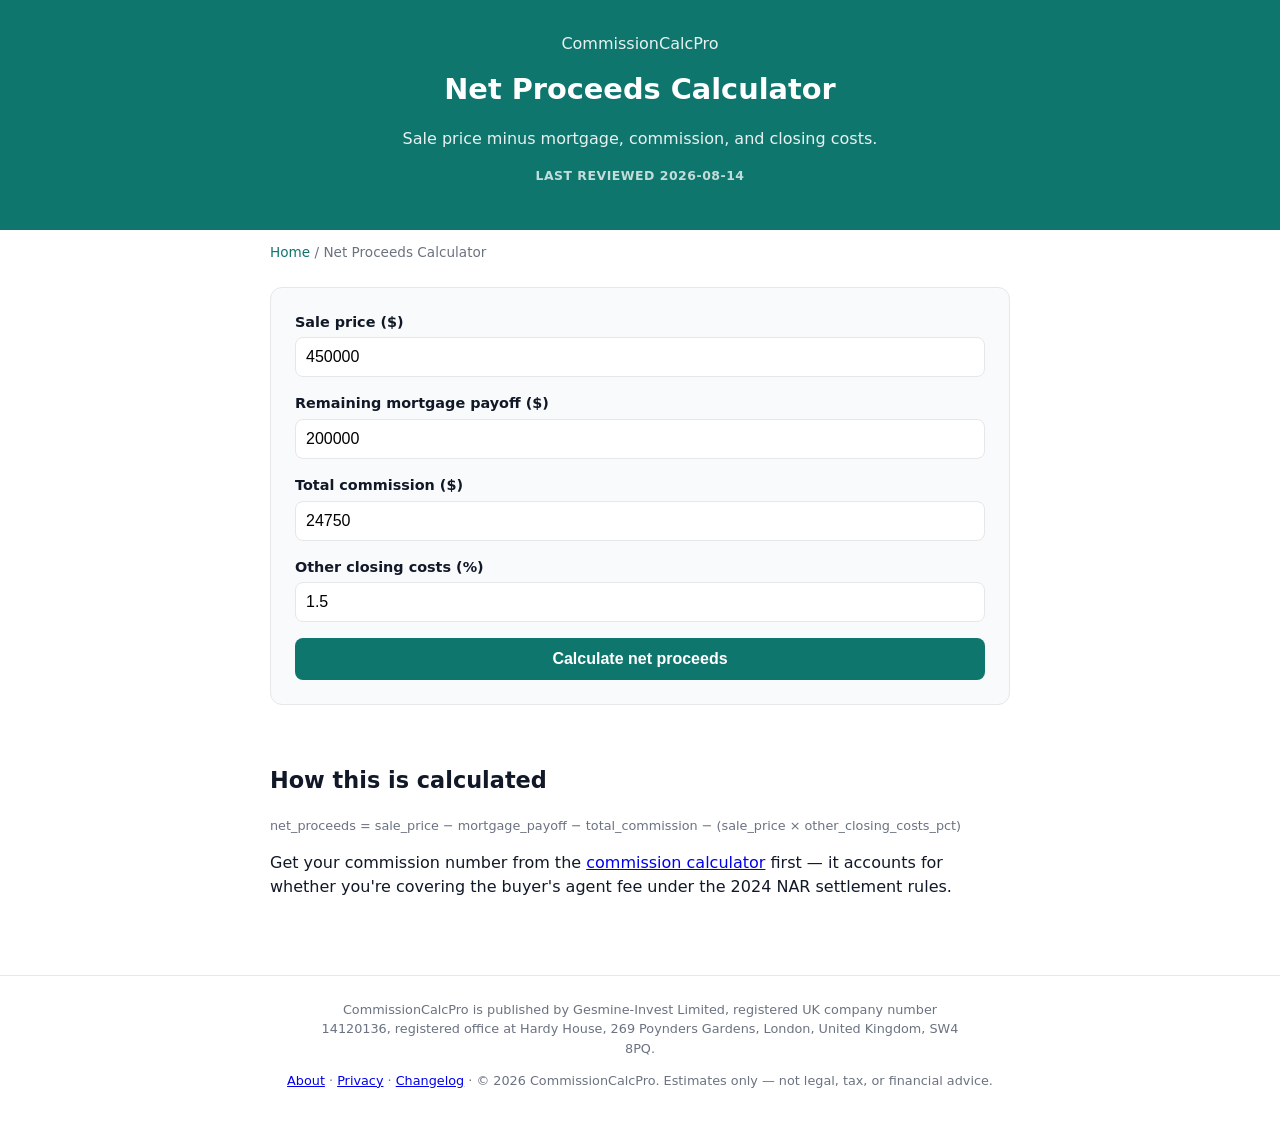
<file: net-proceeds-calculator/index.html>
<!doctype html>
<html lang="en">
<head>
<meta charset="utf-8">
<meta name="viewport" content="width=device-width, initial-scale=1">
<title>Net Proceeds Calculator — What You Actually Walk Away With</title>
<meta name="description" content="Estimate your net proceeds after mortgage payoff, commission, and closing costs when selling your home.">
<link rel="canonical" href="https://commissioncalcpro.com/net-proceeds-calculator/">
<meta property="og:title" content="Net Proceeds Calculator — What You Actually Walk Away With">
<meta property="og:description" content="Estimate your net proceeds after mortgage payoff, commission, and closing costs when selling your home.">
<meta property="og:type" content="website">
<meta property="og:url" content="https://commissioncalcpro.com/net-proceeds-calculator/">
<meta name="twitter:card" content="summary_large_image">
<meta name="google-site-verification" content="Zy97BXFfloEJYL3fbclF9Rp-NLbyUuzG5FKGp2-DbgE" />
<link rel="icon" href="/favicon.svg" type="image/svg+xml">
<link rel="icon" href="/favicon.png" type="image/png">
<link rel="stylesheet" href="/assets/styles.css">
<script type="application/ld+json">{"@context":"https://schema.org","@graph":[{"@type":"WebApplication","applicationCategory":"FinanceApplication","operatingSystem":"Any","offers":{"@type":"Offer","price":"0","priceCurrency":"USD"},"dateModified":"2026-08-14","author":{"@type":"Organization","name":"Gesmine-Invest Limited","legalName":"Gesmine-Invest Limited","url":"https://commissioncalcpro.com","identifier":{"@type":"PropertyValue","propertyID":"UK Company Number","value":"14120136"},"address":{"@type":"PostalAddress","streetAddress":"Hardy House, 269 Poynders Gardens","addressLocality":"London","postalCode":"SW4 8PQ","addressCountry":"GB"}},"publisher":{"@type":"Organization","name":"Gesmine-Invest Limited","legalName":"Gesmine-Invest Limited","url":"https://commissioncalcpro.com","identifier":{"@type":"PropertyValue","propertyID":"UK Company Number","value":"14120136"},"address":{"@type":"PostalAddress","streetAddress":"Hardy House, 269 Poynders Gardens","addressLocality":"London","postalCode":"SW4 8PQ","addressCountry":"GB"}},"version":"2026-08-v1","name":"Net Proceeds Calculator"},{"@type":"BreadcrumbList","itemListElement":[{"@type":"ListItem","position":1,"name":"Home","item":"https://commissioncalcpro.com/"},{"@type":"ListItem","position":2,"name":"Net Proceeds Calculator","item":"https://commissioncalcpro.com/net-proceeds-calculator/"}]},{"@type":"Organization","name":"Gesmine-Invest Limited","legalName":"Gesmine-Invest Limited","url":"https://commissioncalcpro.com","identifier":{"@type":"PropertyValue","propertyID":"UK Company Number","value":"14120136"},"address":{"@type":"PostalAddress","streetAddress":"Hardy House, 269 Poynders Gardens","addressLocality":"London","postalCode":"SW4 8PQ","addressCountry":"GB"}}]}</script>
</head>
<body>
<header>
<a href="/">CommissionCalcPro</a>
<h1>Net Proceeds Calculator</h1>
<p>Sale price minus mortgage, commission, and closing costs.</p>
<p class="reviewed-badge">Last reviewed 2026-08-14</p>
</header>
<nav class="crumbs"><a href="/">Home</a> / Net Proceeds Calculator</nav>
<main>

<form id="calc-form">
  <label>Sale price ($) <input type="number" id="salePrice" value="450000" min="0" step="1000"></label>
  <label>Remaining mortgage payoff ($) <input type="number" id="mortgagePayoff" value="200000" min="0" step="1000"></label>
  <label>Total commission ($) <input type="number" id="totalCommission" value="24750" min="0" step="100"></label>
  <label>Other closing costs (%) <input type="number" id="otherPct" value="1.5" min="0" max="10" step="0.1"></label>
  <button type="submit" class="submit-btn">Calculate net proceeds</button>
</form>
<div id="results-block">
  <div class="result-amount" id="r-net">$0</div>
  <div class="result-row"><span>Other closing costs</span><span id="r-other">$0</span></div>
  <p class="privacy-note">This is an estimate. Not a Comparative Market Analysis or a substitute for a title company's settlement statement.</p>
</div>
<section>
<h2>How this is calculated</h2>
<p class="privacy-note">net_proceeds = sale_price − mortgage_payoff − total_commission − (sale_price × other_closing_costs_pct)</p>
<p>Get your commission number from the <a href="/">commission calculator</a> first — it accounts for whether you're covering the buyer's agent fee under the 2024 NAR settlement rules.</p>
</section>
<script>
document.getElementById('calc-form').addEventListener('submit', (e) => {
  e.preventDefault();
  const r = calcNetProceeds({
    salePrice: document.getElementById('salePrice').value,
    mortgagePayoff: document.getElementById('mortgagePayoff').value,
    totalCommission: document.getElementById('totalCommission').value,
    otherClosingCostsPct: document.getElementById('otherPct').value
  });
  document.getElementById('r-net').textContent = fmtUSD(r.netProceeds);
  document.getElementById('r-other').textContent = fmtUSD(r.otherClosingCosts);
  document.getElementById('results-block').classList.add('visible');
});
</script>
</main>
<footer>
<p>CommissionCalcPro is published by Gesmine-Invest Limited, registered UK company number 14120136, registered office at Hardy House, 269 Poynders Gardens, London, United Kingdom, SW4 8PQ.</p>
<p><a href="/about/">About</a> · <a href="/privacy/">Privacy</a> · <a href="/changelog/">Changelog</a> · &copy; 2026 CommissionCalcPro. Estimates only — not legal, tax, or financial advice.</p>
</footer>
<script src="/assets/calc-engine.js"></script>
</body>
</html>
</file>
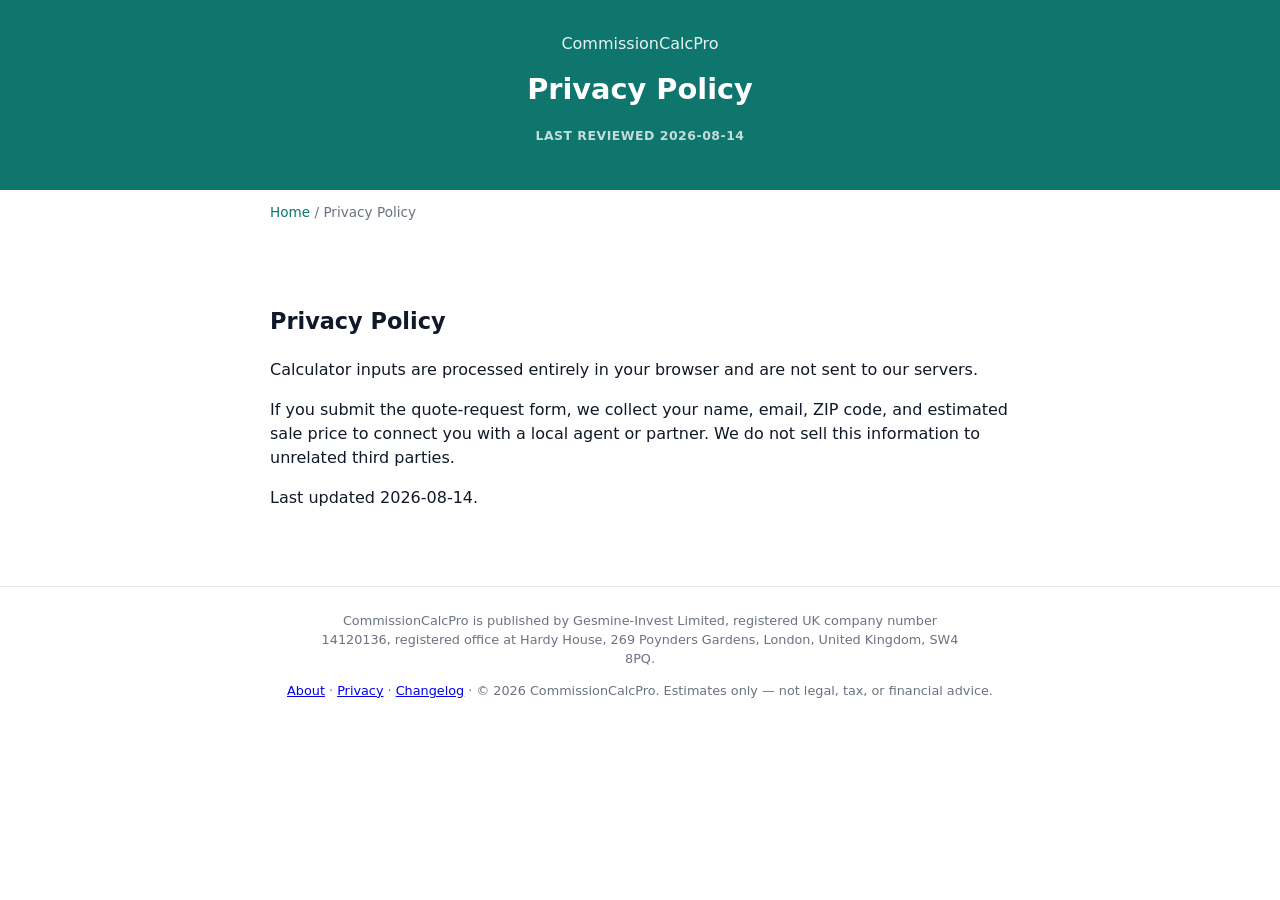
<file: privacy/index.html>
<!doctype html>
<html lang="en">
<head>
<meta charset="utf-8">
<meta name="viewport" content="width=device-width, initial-scale=1">
<title>Privacy Policy — CommissionCalcPro</title>
<meta name="description" content="How CommissionCalcPro handles your data.">
<link rel="canonical" href="https://commissioncalcpro.com/privacy/">
<meta property="og:title" content="Privacy Policy — CommissionCalcPro">
<meta property="og:description" content="How CommissionCalcPro handles your data.">
<meta property="og:type" content="website">
<meta property="og:url" content="https://commissioncalcpro.com/privacy/">
<meta name="twitter:card" content="summary_large_image">
<meta name="google-site-verification" content="Zy97BXFfloEJYL3fbclF9Rp-NLbyUuzG5FKGp2-DbgE" />
<link rel="icon" href="/favicon.svg" type="image/svg+xml">
<link rel="icon" href="/favicon.png" type="image/png">
<link rel="stylesheet" href="/assets/styles.css">
<script type="application/ld+json">{"@context":"https://schema.org","@graph":[{"@type":"Organization","name":"Gesmine-Invest Limited","legalName":"Gesmine-Invest Limited","url":"https://commissioncalcpro.com","identifier":{"@type":"PropertyValue","propertyID":"UK Company Number","value":"14120136"},"address":{"@type":"PostalAddress","streetAddress":"Hardy House, 269 Poynders Gardens","addressLocality":"London","postalCode":"SW4 8PQ","addressCountry":"GB"}}]}</script>
</head>
<body>
<header>
<a href="/">CommissionCalcPro</a>
<h1>Privacy Policy</h1>
<p></p>
<p class="reviewed-badge">Last reviewed 2026-08-14</p>
</header>
<nav class="crumbs"><a href="/">Home</a> / Privacy Policy</nav>
<main>

<section>
<h2>Privacy Policy</h2>
<p>Calculator inputs are processed entirely in your browser and are not sent to our servers.</p>
<p>If you submit the quote-request form, we collect your name, email, ZIP code, and estimated sale price to connect you with a local agent or partner. We do not sell this information to unrelated third parties.</p>
<p>Last updated 2026-08-14.</p>
</section>
</main>
<footer>
<p>CommissionCalcPro is published by Gesmine-Invest Limited, registered UK company number 14120136, registered office at Hardy House, 269 Poynders Gardens, London, United Kingdom, SW4 8PQ.</p>
<p><a href="/about/">About</a> · <a href="/privacy/">Privacy</a> · <a href="/changelog/">Changelog</a> · &copy; 2026 CommissionCalcPro. Estimates only — not legal, tax, or financial advice.</p>
</footer>
<script src="/assets/calc-engine.js"></script>
</body>
</html>
</file>
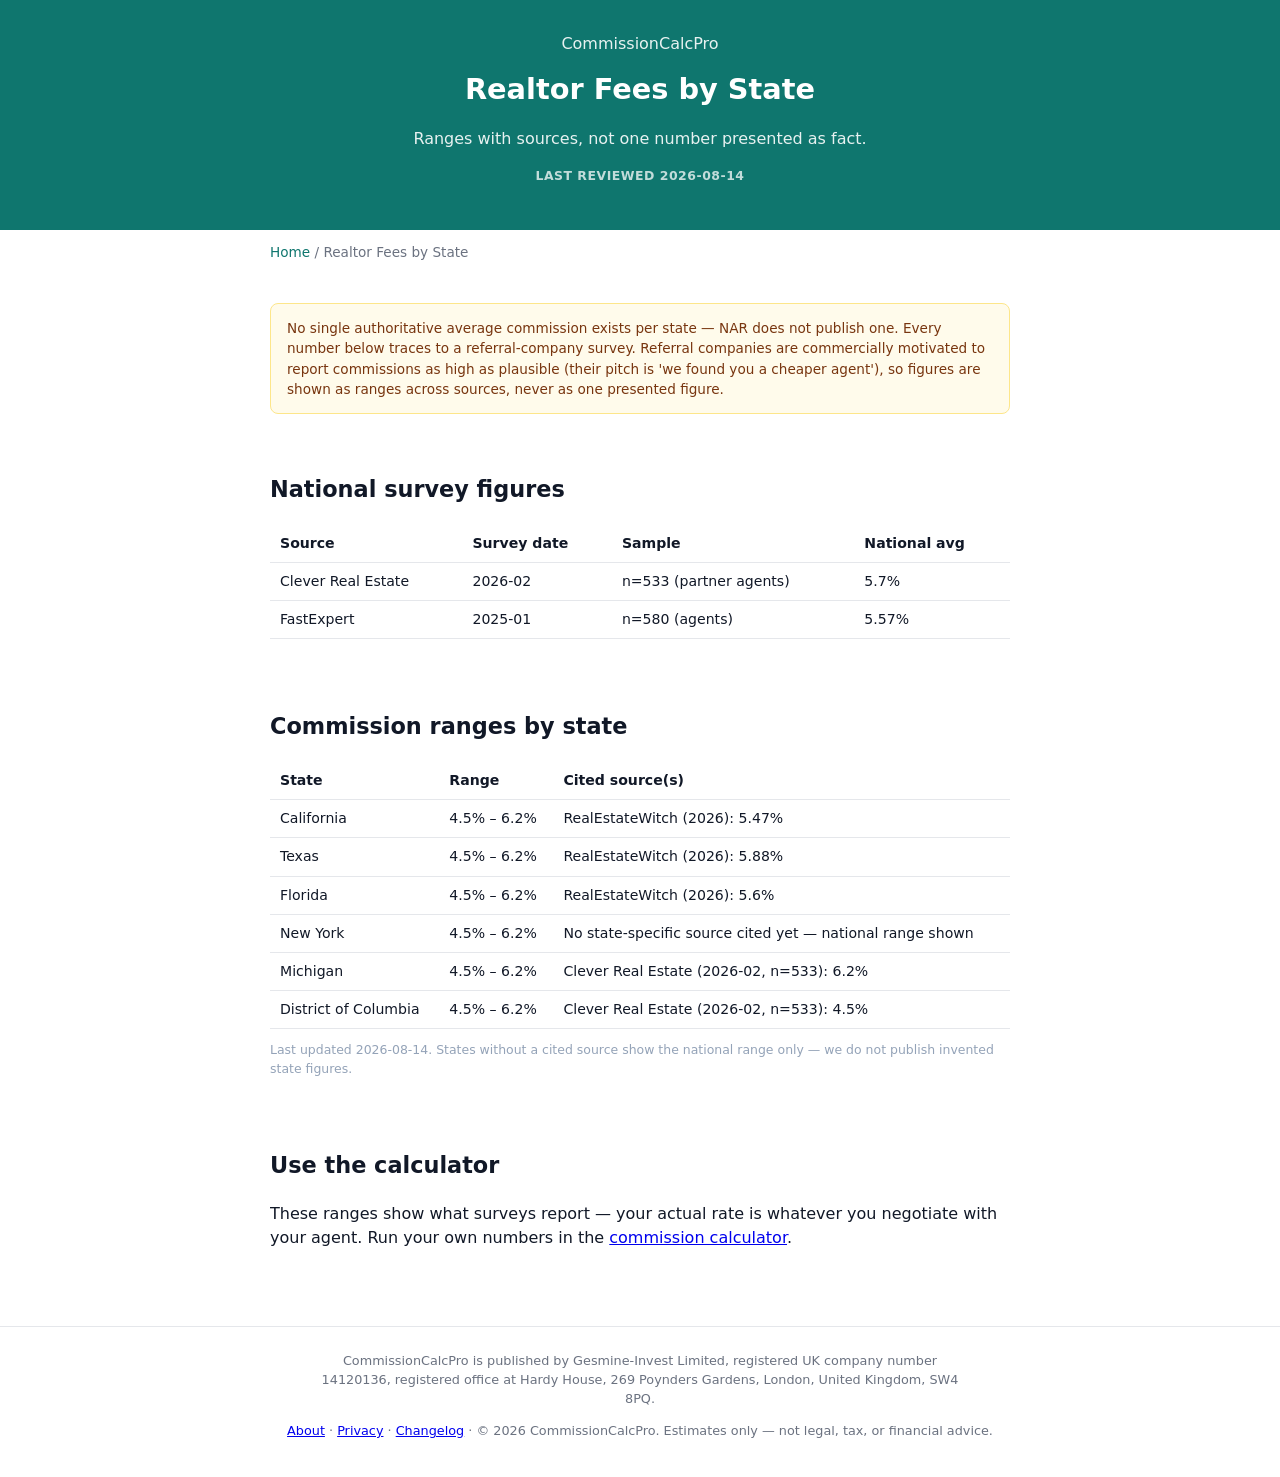
<file: realtor-fees-by-state/index.html>
<!doctype html>
<html lang="en">
<head>
<meta charset="utf-8">
<meta name="viewport" content="width=device-width, initial-scale=1">
<title>Realtor Fees by State — Sourced Ranges, Not One Made-Up Number</title>
<meta name="description" content="Real estate commission ranges by state, sourced from multiple surveys with sample size and date shown — not a single unsourced average.">
<link rel="canonical" href="https://commissioncalcpro.com/realtor-fees-by-state/">
<meta property="og:title" content="Realtor Fees by State — Sourced Ranges, Not One Made-Up Number">
<meta property="og:description" content="Real estate commission ranges by state, sourced from multiple surveys with sample size and date shown — not a single unsourced average.">
<meta property="og:type" content="website">
<meta property="og:url" content="https://commissioncalcpro.com/realtor-fees-by-state/">
<meta name="twitter:card" content="summary_large_image">
<meta name="google-site-verification" content="Zy97BXFfloEJYL3fbclF9Rp-NLbyUuzG5FKGp2-DbgE" />
<link rel="icon" href="/favicon.svg" type="image/svg+xml">
<link rel="icon" href="/favicon.png" type="image/png">
<link rel="stylesheet" href="/assets/styles.css">
<script type="application/ld+json">{"@context":"https://schema.org","@graph":[{"@type":"Dataset","name":"Real Estate Commission Ranges by State","description":"Real estate agent commission percentage ranges for all 50 US states plus national survey averages, sourced from cited industry surveys with sample size and date, updated periodically.","dateModified":"2026-08-14","creator":{"@type":"Organization","name":"Gesmine-Invest Limited","legalName":"Gesmine-Invest Limited","url":"https://commissioncalcpro.com","identifier":{"@type":"PropertyValue","propertyID":"UK Company Number","value":"14120136"},"address":{"@type":"PostalAddress","streetAddress":"Hardy House, 269 Poynders Gardens","addressLocality":"London","postalCode":"SW4 8PQ","addressCountry":"GB"}},"license":"https://creativecommons.org/licenses/by/4.0/","url":"https://commissioncalcpro.com/realtor-fees-by-state/","isAccessibleForFree":true,"keywords":["real estate commission","realtor fees by state","agent commission rate"],"variableMeasured":"Real estate agent commission percentage"},{"@type":"BreadcrumbList","itemListElement":[{"@type":"ListItem","position":1,"name":"Home","item":"https://commissioncalcpro.com/"},{"@type":"ListItem","position":2,"name":"Realtor Fees by State","item":"https://commissioncalcpro.com/realtor-fees-by-state/"}]},{"@type":"Organization","name":"Gesmine-Invest Limited","legalName":"Gesmine-Invest Limited","url":"https://commissioncalcpro.com","identifier":{"@type":"PropertyValue","propertyID":"UK Company Number","value":"14120136"},"address":{"@type":"PostalAddress","streetAddress":"Hardy House, 269 Poynders Gardens","addressLocality":"London","postalCode":"SW4 8PQ","addressCountry":"GB"}}]}</script>
</head>
<body>
<header>
<a href="/">CommissionCalcPro</a>
<h1>Realtor Fees by State</h1>
<p>Ranges with sources, not one number presented as fact.</p>
<p class="reviewed-badge">Last reviewed 2026-08-14</p>
</header>
<nav class="crumbs"><a href="/">Home</a> / Realtor Fees by State</nav>
<main>

<div class="source-range-note">No single authoritative average commission exists per state — NAR does not publish one. Every number below traces to a referral-company survey. Referral companies are commercially motivated to report commissions as high as plausible (their pitch is 'we found you a cheaper agent'), so figures are shown as ranges across sources, never as one presented figure.</div>
<section>
<h2>National survey figures</h2>
<table><tr><th>Source</th><th>Survey date</th><th>Sample</th><th>National avg</th></tr><tr><td>Clever Real Estate</td><td>2026-02</td><td>n=533 (partner agents)</td><td>5.7%</td></tr>
<tr><td>FastExpert</td><td>2025-01</td><td>n=580 (agents)</td><td>5.57%</td></tr></table>
</section>
<section>
<h2>Commission ranges by state</h2>
<table><tr><th>State</th><th>Range</th><th>Cited source(s)</th></tr><tr><td>California</td><td>4.5% – 6.2%</td><td>RealEstateWitch (2026): 5.47%</td></tr>
<tr><td>Texas</td><td>4.5% – 6.2%</td><td>RealEstateWitch (2026): 5.88%</td></tr>
<tr><td>Florida</td><td>4.5% – 6.2%</td><td>RealEstateWitch (2026): 5.6%</td></tr>
<tr><td>New York</td><td>4.5% – 6.2%</td><td>No state-specific source cited yet — national range shown</td></tr>
<tr><td>Michigan</td><td>4.5% – 6.2%</td><td>Clever Real Estate (2026-02, n=533): 6.2%</td></tr>
<tr><td>District of Columbia</td><td>4.5% – 6.2%</td><td>Clever Real Estate (2026-02, n=533): 4.5%</td></tr></table>
<p class="formula-footnote">Last updated 2026-08-14. States without a cited source show the national range only — we do not publish invented state figures.</p>
</section>
<section>
<h2>Use the calculator</h2>
<p>These ranges show what surveys report — your actual rate is whatever you negotiate with your agent. Run your own numbers in the <a href="/">commission calculator</a>.</p>
</section>
</main>
<footer>
<p>CommissionCalcPro is published by Gesmine-Invest Limited, registered UK company number 14120136, registered office at Hardy House, 269 Poynders Gardens, London, United Kingdom, SW4 8PQ.</p>
<p><a href="/about/">About</a> · <a href="/privacy/">Privacy</a> · <a href="/changelog/">Changelog</a> · &copy; 2026 CommissionCalcPro. Estimates only — not legal, tax, or financial advice.</p>
</footer>
<script src="/assets/calc-engine.js"></script>
</body>
</html>
</file>
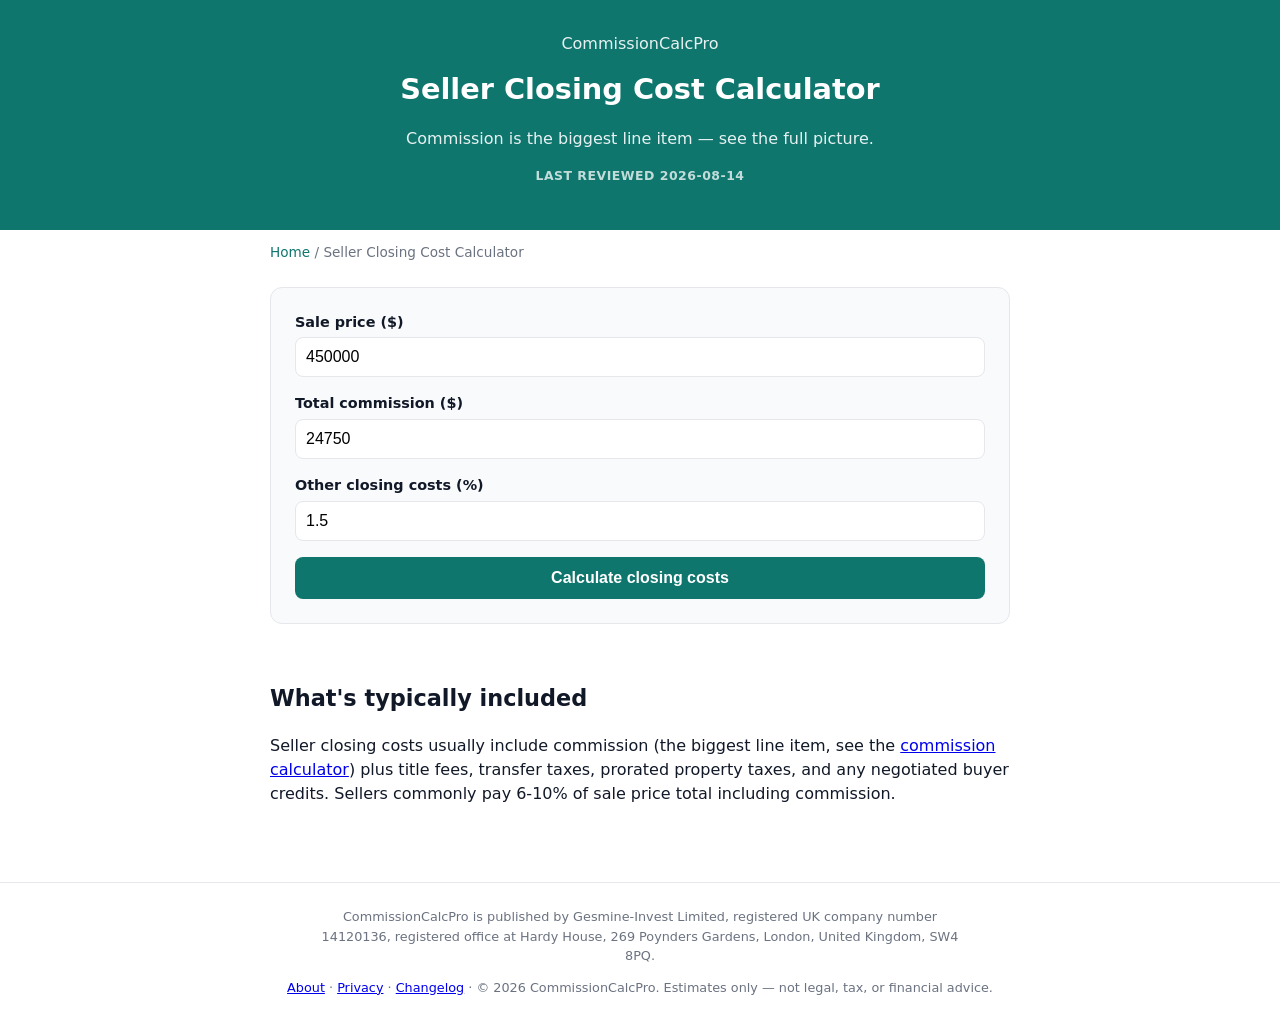
<file: seller-closing-cost-calculator/index.html>
<!doctype html>
<html lang="en">
<head>
<meta charset="utf-8">
<meta name="viewport" content="width=device-width, initial-scale=1">
<title>Seller Closing Cost Calculator — Commission Plus Everything Else</title>
<meta name="description" content="Estimate total seller closing costs including commission, title fees, and transfer taxes.">
<link rel="canonical" href="https://commissioncalcpro.com/seller-closing-cost-calculator/">
<meta property="og:title" content="Seller Closing Cost Calculator — Commission Plus Everything Else">
<meta property="og:description" content="Estimate total seller closing costs including commission, title fees, and transfer taxes.">
<meta property="og:type" content="website">
<meta property="og:url" content="https://commissioncalcpro.com/seller-closing-cost-calculator/">
<meta name="twitter:card" content="summary_large_image">
<meta name="google-site-verification" content="Zy97BXFfloEJYL3fbclF9Rp-NLbyUuzG5FKGp2-DbgE" />
<link rel="icon" href="/favicon.svg" type="image/svg+xml">
<link rel="icon" href="/favicon.png" type="image/png">
<link rel="stylesheet" href="/assets/styles.css">
<script type="application/ld+json">{"@context":"https://schema.org","@graph":[{"@type":"WebApplication","applicationCategory":"FinanceApplication","operatingSystem":"Any","offers":{"@type":"Offer","price":"0","priceCurrency":"USD"},"dateModified":"2026-08-14","author":{"@type":"Organization","name":"Gesmine-Invest Limited","legalName":"Gesmine-Invest Limited","url":"https://commissioncalcpro.com","identifier":{"@type":"PropertyValue","propertyID":"UK Company Number","value":"14120136"},"address":{"@type":"PostalAddress","streetAddress":"Hardy House, 269 Poynders Gardens","addressLocality":"London","postalCode":"SW4 8PQ","addressCountry":"GB"}},"publisher":{"@type":"Organization","name":"Gesmine-Invest Limited","legalName":"Gesmine-Invest Limited","url":"https://commissioncalcpro.com","identifier":{"@type":"PropertyValue","propertyID":"UK Company Number","value":"14120136"},"address":{"@type":"PostalAddress","streetAddress":"Hardy House, 269 Poynders Gardens","addressLocality":"London","postalCode":"SW4 8PQ","addressCountry":"GB"}},"version":"2026-08-v1","name":"Seller Closing Cost Calculator"},{"@type":"BreadcrumbList","itemListElement":[{"@type":"ListItem","position":1,"name":"Home","item":"https://commissioncalcpro.com/"},{"@type":"ListItem","position":2,"name":"Seller Closing Cost Calculator","item":"https://commissioncalcpro.com/seller-closing-cost-calculator/"}]},{"@type":"Organization","name":"Gesmine-Invest Limited","legalName":"Gesmine-Invest Limited","url":"https://commissioncalcpro.com","identifier":{"@type":"PropertyValue","propertyID":"UK Company Number","value":"14120136"},"address":{"@type":"PostalAddress","streetAddress":"Hardy House, 269 Poynders Gardens","addressLocality":"London","postalCode":"SW4 8PQ","addressCountry":"GB"}}]}</script>
</head>
<body>
<header>
<a href="/">CommissionCalcPro</a>
<h1>Seller Closing Cost Calculator</h1>
<p>Commission is the biggest line item — see the full picture.</p>
<p class="reviewed-badge">Last reviewed 2026-08-14</p>
</header>
<nav class="crumbs"><a href="/">Home</a> / Seller Closing Cost Calculator</nav>
<main>

<form id="calc-form">
  <label>Sale price ($) <input type="number" id="salePrice" value="450000" min="0" step="1000"></label>
  <label>Total commission ($) <input type="number" id="totalCommission" value="24750" min="0" step="100"></label>
  <label>Other closing costs (%) <input type="number" id="otherPct" value="1.5" min="0" max="10" step="0.1"></label>
  <button type="submit" class="submit-btn">Calculate closing costs</button>
</form>
<div id="results-block">
  <div class="result-amount" id="r-total">$0</div>
  <div class="result-row"><span>Other closing costs</span><span id="r-other">$0</span></div>
  <div class="result-row"><span>As % of sale price</span><span id="r-pct">0%</span></div>
</div>
<section>
<h2>What's typically included</h2>
<p>Seller closing costs usually include commission (the biggest line item, see the <a href="/">commission calculator</a>) plus title fees, transfer taxes, prorated property taxes, and any negotiated buyer credits. Sellers commonly pay 6-10% of sale price total including commission.</p>
</section>
<script>
document.getElementById('calc-form').addEventListener('submit', (e) => {
  e.preventDefault();
  const r = calcSellerClosingCosts({
    salePrice: document.getElementById('salePrice').value,
    totalCommission: document.getElementById('totalCommission').value,
    otherClosingCostsPct: document.getElementById('otherPct').value
  });
  document.getElementById('r-total').textContent = fmtUSD(r.totalClosingCosts);
  document.getElementById('r-other').textContent = fmtUSD(r.otherClosingCosts);
  document.getElementById('r-pct').textContent = fmtPct(r.totalClosingCostsPct);
  document.getElementById('results-block').classList.add('visible');
});
</script>
</main>
<footer>
<p>CommissionCalcPro is published by Gesmine-Invest Limited, registered UK company number 14120136, registered office at Hardy House, 269 Poynders Gardens, London, United Kingdom, SW4 8PQ.</p>
<p><a href="/about/">About</a> · <a href="/privacy/">Privacy</a> · <a href="/changelog/">Changelog</a> · &copy; 2026 CommissionCalcPro. Estimates only — not legal, tax, or financial advice.</p>
</footer>
<script src="/assets/calc-engine.js"></script>
</body>
</html>
</file>
<file: assets/styles.css>
:root {
  --brand: #0f766e;
  --brand-light: #ccfbf1;
  --text: #111827;
  --muted: #6b7280;
  --border: #e5e7eb;
  --bg: #f9fafb;
  --radius: 12px;
}
* { box-sizing: border-box; }
body { font-family: system-ui, -apple-system, sans-serif; color: var(--text); margin: 0; background: #fff; line-height: 1.5; }
header { background: var(--brand); color: #fff; padding: 32px 20px; }
header a { color: rgba(255,255,255,.9); text-decoration: none; }
header h1 { margin: 12px 0 4px; font-size: 1.8rem; }
header p { color: rgba(255,255,255,.9); }
h2 { font-size: 1.4rem; }
h3 { font-size: 1.1rem; }
header .badge { color: rgba(255,255,255,.85); font-size: 1.7rem; }
header .reviewed-badge { color: rgba(255,255,255,.75); font-size: .78rem; margin-top: 6px; text-transform: uppercase; letter-spacing: .5px; font-weight: 600; }
footer p:first-child { max-width: 640px; margin: 0 auto 8px; }
.disclaimer-banner { background: #fef3c7; border-bottom: 1px solid #fde68a; padding: 12px 20px; font-size: .9rem; color: #78350f; }
main { max-width: 780px; margin: 0 auto; padding: 24px 20px 60px; }
nav.crumbs { max-width: 780px; margin: 0 auto; padding: 12px 20px 0; font-size: .85rem; color: var(--muted); }
nav.crumbs a { color: var(--brand); text-decoration: none; }
form { display: grid; gap: 16px; background: var(--bg); border: 1px solid var(--border); border-radius: var(--radius); padding: 24px; }
label { display: flex; flex-direction: column; gap: 4px; font-size: .9rem; font-weight: 600; }
input, select { padding: 10px; border: 1px solid var(--border); border-radius: 8px; font-size: 1rem; }
.toggle-group { display: flex; gap: 8px; flex-wrap: wrap; }
.toggle-group button { flex: 1; min-width: 90px; padding: 10px; border: 1px solid var(--border); border-radius: 8px; background: #fff; cursor: pointer; font-weight: 600; font-size: .85rem; }
.toggle-group button.active { background: var(--brand); color: #fff; border-color: var(--brand); }
.concession-input { display: none; }
.concession-input.visible { display: flex; }
button.submit-btn { background: var(--brand); color: #fff; border: none; padding: 12px; border-radius: 8px; font-size: 1rem; font-weight: 600; cursor: pointer; }
#results-block { margin-top: 20px; padding: 20px; background: var(--brand-light); border-radius: var(--radius); display: none; }
#results-block.visible { display: block; }
.result-amount { font-size: 2rem; font-weight: 800; margin: 0 0 8px; }
.result-row { display: flex; justify-content: space-between; padding: 6px 0; border-bottom: 1px solid rgba(0,0,0,.08); font-size: .95rem; }
.result-row:last-child { border-bottom: none; }
.privacy-note { font-size: .8rem; color: var(--muted); margin-top: 8px; }
section { margin-top: 40px; }
main > section { overflow-x: auto; }
.methodology { font-size: .85rem; color: var(--muted); border-top: 1px solid var(--border); padding-top: 20px; }
footer { text-align: center; color: var(--muted); font-size: .8rem; padding: 24px; border-top: 1px solid var(--border); }
.formula-section { background: #f8fafc; border: 1px solid #e2e8f0; border-radius: var(--radius); padding: 24px; overflow-x: auto; }
.formula-section .source-line { color: #64748b; font-size: .78rem; text-transform: uppercase; letter-spacing: .5px; font-weight: 600; }
.formula-section table, main > section > table { width: 100%; border-collapse: collapse; font-size: .88rem; margin: 12px 0; }
.formula-section th, .formula-section td, main > section > table th, main > section > table td { text-align: left; padding: 8px 10px; border-bottom: 1px solid var(--border); }
.formula-code { background: #1e3a5f; color: #e2e8f0; border-radius: 8px; padding: 16px 18px; font-family: 'Courier New', monospace; font-size: .82rem; line-height: 1.9; }
.formula-footnote { font-size: .78rem; color: #94a3b8; margin-top: 12px; }
.source-range-note { background: #fffbeb; border: 1px solid #fde68a; border-radius: 8px; padding: 14px 16px; font-size: .85rem; color: #78350f; margin: 16px 0; }
.cta-leadgen { display: block; text-align: center; background: #111827; color: #fff; padding: 16px 20px; border-radius: 8px; text-decoration: none; font-weight: 600; margin-top: 16px; }
.cta-leadgen small { display: block; font-weight: 400; color: rgba(255,255,255,.7); margin-top: 4px; font-size: .75rem; }
.tool-links { display: grid; grid-template-columns: repeat(auto-fill, minmax(180px, 1fr)); gap: 10px; list-style: none; padding: 0; }
.tool-links a { display: block; padding: 12px 14px; border: 1px solid var(--border); border-radius: 8px; text-decoration: none; color: var(--text); font-weight: 600; font-size: .9rem; }
.tool-links a:hover { border-color: var(--brand); }
@media (min-width: 641px) {
  header { text-align: center; }
}
@media (max-width: 640px) {
  header h1 { font-size: 1.4rem; }
  h2 { font-size: 1.15rem; }
  h3 { font-size: 1rem; }
  .formula-code { padding: 12px 14px; line-height: 1.6; font-size: .78rem; }
  header .badge { font-size: .85rem; }
  .disclaimer-banner { font-size: .8rem; }
  .result-amount { font-size: 1.6rem; }
  footer { font-size: .78rem; }
}
</file>
